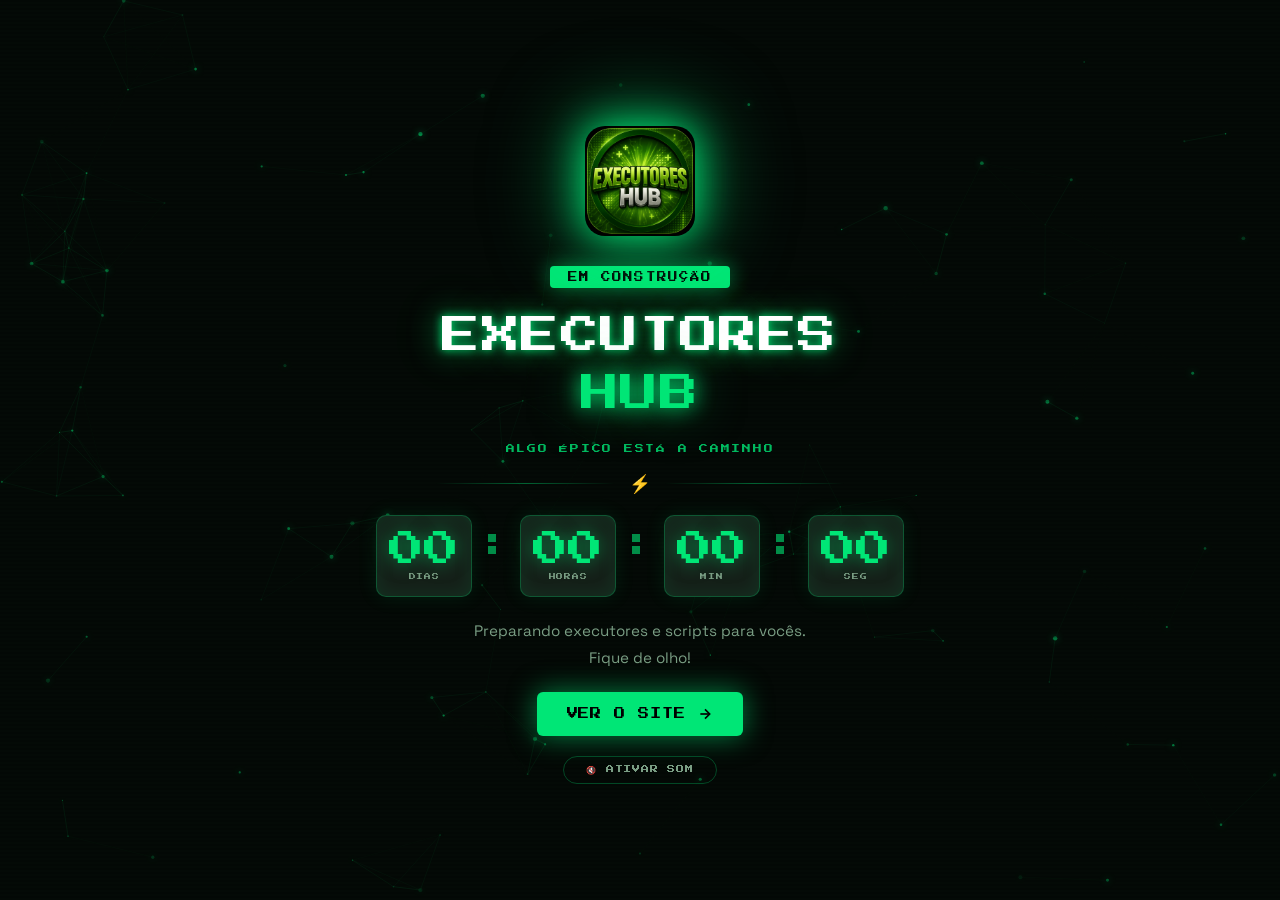
<file: index.html>
<!DOCTYPE html>
<html lang="pt-BR">
<head>
  <meta charset="UTF-8" />
  <meta name="viewport" content="width=device-width, initial-scale=1.0" />
  <title>EXECUTORES HUB</title>
  <link rel="stylesheet" href="css/theme.css" />
  <link rel="stylesheet" href="css/coming-soon.css" />
  <link href="https://fonts.googleapis.com/css2?family=Press+Start+2P&family=Space+Grotesk:wght@400;500;600;700&display=swap" rel="stylesheet" />
</head>
<body class="cs-page">

  <canvas id="particleCanvas"></canvas>

  <div class="scanlines"></div>

  <main class="cs-center">

    <div class="cs-logo-wrap">
      <img src="assets/logo.png" alt="EXECUTORES HUB" class="cs-logo" />
    </div>

    <span class="cs-em-badge">EM CONSTRUÇÃO</span>

    <h1 class="cs-title">EXECUTORES<br /><span class="cs-title-hub">HUB</span></h1>

    <p class="cs-sub">ALGO ÉPICO ESTÁ A CAMINHO</p>

    <div class="cs-divider">
      <span></span><span class="cs-div-icon">⚡</span><span></span>
    </div>

    <div class="cs-countdown" id="countdown">
      <div class="cs-block"><span id="cd-days" class="cs-num">00</span><span class="cs-lbl">DIAS</span></div>
      <span class="cs-colon">:</span>
      <div class="cs-block"><span id="cd-hours" class="cs-num">00</span><span class="cs-lbl">HORAS</span></div>
      <span class="cs-colon">:</span>
      <div class="cs-block"><span id="cd-mins" class="cs-num">00</span><span class="cs-lbl">MIN</span></div>
      <span class="cs-colon">:</span>
      <div class="cs-block"><span id="cd-secs" class="cs-num">00</span><span class="cs-lbl">SEG</span></div>
    </div>

    <p class="cs-msg">Preparando executores e scripts para vocês.<br/>Fique de olho!</p>

    <a href="hub.html" class="cs-ver-btn">
      <span>VER O SITE</span>
      <svg xmlns="http://www.w3.org/2000/svg" width="16" height="16" viewBox="0 0 24 24" fill="none" stroke="currentColor" stroke-width="2.5"><line x1="5" y1="12" x2="19" y2="12"/><polyline points="12 5 19 12 12 19"/></svg>
    </a>

    <button class="cs-sound-btn" id="csSound">🔇 ATIVAR SOM</button>

  </main>

  <audio id="bgMusic" loop preload="none">
    <source src="https://raw.githubusercontent.com/ttooeasycraft-ui/CraftShop/main/Michael%20Jackson%20-%20Billie%20Jean%20(Official%20Video)(360P).mp4" type="video/mp4" />
  </audio>

  <script src="js/particles.js"></script>
  <script src="js/countdown.js"></script>
  <script>
    (function(){
      const btn = document.getElementById('csSound');
      const audio = document.getElementById('bgMusic');
      let on = false;
      btn.addEventListener('click', function(){
        if(!on){
          audio.volume = 0.3;
          audio.play().then(()=>{
            on = true;
            btn.textContent = '🔊 DESATIVAR SOM';
            btn.classList.add('active');
          }).catch(()=>{});
        } else {
          audio.pause();
          on = false;
          btn.textContent = '🔇 ATIVAR SOM';
          btn.classList.remove('active');
        }
      });
    })();
  </script>
</body>
</html>
</file>
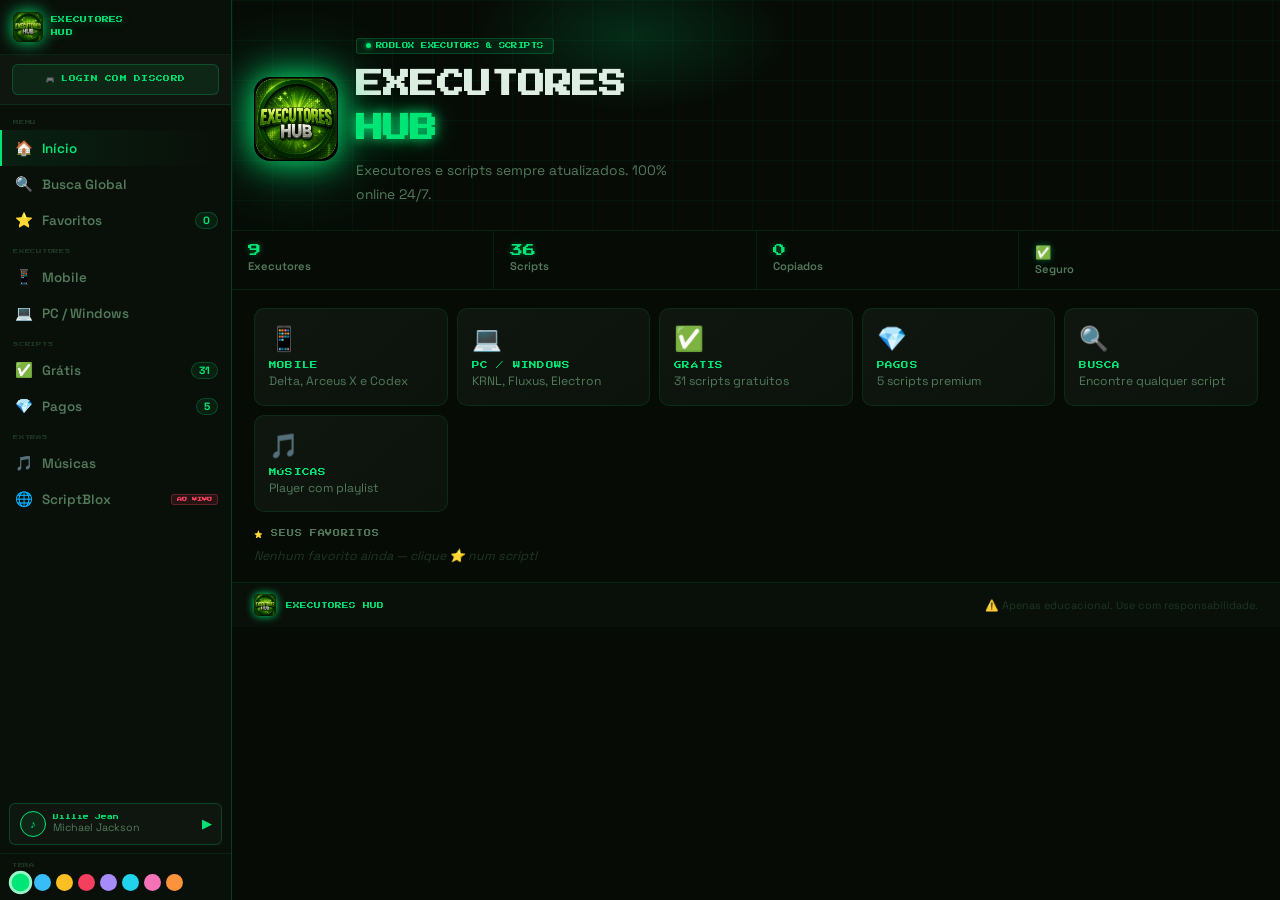
<file: hub.html>
<!DOCTYPE html>
<html lang="pt-BR">
<head>
<meta charset="UTF-8"/>
<meta name="viewport" content="width=device-width, initial-scale=1.0"/>
<meta name="theme-color" content="#00e676"/>
<meta name="description" content="Executores Hub — scripts e executores Roblox sempre atualizados"/>
<title>EXECUTORES HUB</title>
<link href="https://fonts.googleapis.com/css2?family=Press+Start+2P&family=Space+Grotesk:wght@400;500;600;700&display=swap" rel="stylesheet"/>
<style>
/* ══ ACCENT THEMES ══ */
:root{--p:#00e676;--pg:rgba(0,230,118,.4);--pd:rgba(0,230,118,.08);--pm:rgba(0,230,118,.15);
  --bg0:#060b06;--bg1:#090f09;--bg2:#0c130c;--sf1:#0f160f;--sf2:#131d13;
  --bd:rgba(0,230,118,.1);--bd2:rgba(0,230,118,.22);
  --tx:#deeee2;--tx2:#527a5a;--tx3:#1e3624;--r:10px;--r2:6px;--sp:.15s}
[data-a=blue]  {--p:#38bdf8;--pg:rgba(56,189,248,.4);--pd:rgba(56,189,248,.08);--pm:rgba(56,189,248,.15);--bg0:#050910;--bg1:#080d18;--bg2:#0c121e;--sf1:#0f1826;--sf2:#141f30;--bd:rgba(56,189,248,.1);--bd2:rgba(56,189,248,.22);--tx:#d6e9f8;--tx2:#406888;--tx3:#183050}
[data-a=yellow]{--p:#fbbf24;--pg:rgba(251,191,36,.4);--pd:rgba(251,191,36,.08);--pm:rgba(251,191,36,.15);--bg0:#090802;--bg1:#0d0c03;--bg2:#121004;--sf1:#181605;--sf2:#1e1c07;--bd:rgba(251,191,36,.1);--bd2:rgba(251,191,36,.22);--tx:#f3efd0;--tx2:#806828;--tx3:#482e04}
[data-a=red]   {--p:#f43f5e;--pg:rgba(244,63,94,.4);--pd:rgba(244,63,94,.08);--pm:rgba(244,63,94,.15);--bg0:#080203;--bg1:#0c0305;--bg2:#110408;--sf1:#16050a;--sf2:#1c060d;--bd:rgba(244,63,94,.1);--bd2:rgba(244,63,94,.22);--tx:#f3dade;--tx2:#8a3848;--tx3:#501020}
[data-a=purple]{--p:#a78bfa;--pg:rgba(167,139,250,.4);--pd:rgba(167,139,250,.08);--pm:rgba(167,139,250,.15);--bg0:#05040e;--bg1:#080716;--bg2:#0d0c1e;--sf1:#11102a;--sf2:#181636;--bd:rgba(167,139,250,.1);--bd2:rgba(167,139,250,.22);--tx:#eae8ff;--tx2:#6050a8;--tx3:#301870}
[data-a=cyan]  {--p:#22d3ee;--pg:rgba(34,211,238,.4);--pd:rgba(34,211,238,.08);--pm:rgba(34,211,238,.15);--bg0:#03080c;--bg1:#050c11;--bg2:#081216;--sf1:#0c181e;--sf2:#0f1e26;--bd:rgba(34,211,238,.1);--bd2:rgba(34,211,238,.22);--tx:#d2f2f8;--tx2:#307080;--tx3:#104050}
[data-a=pink]  {--p:#f472b6;--pg:rgba(244,114,182,.4);--pd:rgba(244,114,182,.08);--pm:rgba(244,114,182,.15);--bg0:#090508;--bg1:#0e070c;--bg2:#140a11;--sf1:#1a0c17;--sf2:#200e1c;--bd:rgba(244,114,182,.1);--bd2:rgba(244,114,182,.22);--tx:#f8e4ee;--tx2:#984070;--tx3:#581038}
[data-a=orange]{--p:#fb923c;--pg:rgba(251,146,60,.4);--pd:rgba(251,146,60,.08);--pm:rgba(251,146,60,.15);--bg0:#090502;--bg1:#0e0803;--bg2:#140b04;--sf1:#1a0f05;--sf2:#201306;--bd:rgba(251,146,60,.1);--bd2:rgba(251,146,60,.22);--tx:#f6eee0;--tx2:#905020;--tx3:#582006}

*,*::before,*::after{box-sizing:border-box;margin:0;padding:0}
::-webkit-scrollbar{width:4px;height:4px}::-webkit-scrollbar-track{background:var(--bg1)}::-webkit-scrollbar-thumb{background:var(--p);border-radius:2px}
::selection{background:var(--pm)}
body{font-family:'Space Grotesk',sans-serif;background:var(--bg0);color:var(--tx);min-height:100vh;overflow-x:hidden;transition:background .3s,color .3s}
a{color:inherit;text-decoration:none}button{cursor:pointer;font-family:inherit;border:none;background:none;color:inherit}img{display:block}
input,textarea,select{font-family:'Space Grotesk',sans-serif;color:var(--tx)}

/* ══ PROGRESS BAR ══ */
#progress{position:fixed;top:0;left:0;height:2px;background:var(--p);z-index:9999;width:0;transition:width .4s;box-shadow:0 0 8px var(--p)}

/* ══ TOAST ══ */
#toasts{position:fixed;bottom:20px;right:16px;z-index:9000;display:flex;flex-direction:column;gap:8px;pointer-events:none;max-width:280px}
.toast{padding:10px 14px;border-radius:var(--r);font-family:'Press Start 2P',monospace;font-size:.38rem;line-height:1.8;border:1px solid var(--bd2);backdrop-filter:blur(10px);animation:tin .3s ease;pointer-events:all;position:relative;letter-spacing:.03em}
.toast.ok{background:rgba(34,197,94,.15);border-color:rgba(34,197,94,.4);color:#22c55e}
.toast.err{background:rgba(244,63,94,.15);border-color:rgba(244,63,94,.4);color:#f43f5e}
.toast.info{background:rgba(56,189,248,.12);border-color:rgba(56,189,248,.35);color:#38bdf8}
.toast.warn{background:rgba(251,191,36,.12);border-color:rgba(251,191,36,.35);color:#fbbf24}
@keyframes tin{from{opacity:0;transform:translateX(20px)}to{opacity:1;transform:none}}
@keyframes tout{from{opacity:1;transform:none}to{opacity:0;transform:translateX(20px)}}

/* ══ LAYOUT ══ */
.layout{display:flex;min-height:100vh}

/* ══ SIDEBAR ══ */
.sb{width:232px;min-width:232px;background:var(--bg1);border-right:1px solid var(--bd2);position:fixed;top:0;left:0;height:100vh;z-index:300;display:flex;flex-direction:column;overflow:hidden;transition:transform .28s cubic-bezier(.4,0,.2,1)}
.sb-brand{display:flex;align-items:center;gap:8px;padding:12px 13px;border-bottom:1px solid var(--bd);flex-shrink:0}
.sb-logo{width:30px;height:30px;border-radius:7px;filter:drop-shadow(0 0 8px var(--p));flex-shrink:0;object-fit:cover}
.sb-title{font-family:'Press Start 2P',monospace;font-size:.43rem;color:var(--p);line-height:1.85;letter-spacing:.04em;text-shadow:0 0 10px var(--pg)}
.sb-user{padding:9px 12px;background:var(--sf1);border-bottom:1px solid var(--bd);flex-shrink:0}
.sb-login-btn{width:100%;display:flex;align-items:center;justify-content:center;gap:7px;font-family:'Press Start 2P',monospace;font-size:.42rem;letter-spacing:.04em;color:var(--p);border:1.5px solid var(--bd2);border-radius:var(--r2);padding:10px;background:var(--pd);transition:all var(--sp)}
.sb-login-btn:hover{background:var(--pm);box-shadow:0 0 14px var(--pg);border-color:var(--p)}
.sb-user-row{display:none;align-items:center;gap:9px}
.sb-ava{width:34px;height:34px;border-radius:50%;border:2px solid var(--bd2);background:var(--bg2);display:flex;align-items:center;justify-content:center;font-size:1rem;flex-shrink:0;overflow:hidden}
.sb-ava img{width:100%;height:100%;object-fit:cover;border-radius:50%}
.sb-uname{font-size:.82rem;font-weight:700;white-space:nowrap;overflow:hidden;text-overflow:ellipsis;flex:1;min-width:0}
.sb-badge{font-family:'Press Start 2P',monospace;font-size:.34rem;padding:2px 5px;border-radius:3px;white-space:nowrap;flex-shrink:0}
.sb-badge.owner{background:linear-gradient(90deg,#fbbf24,#f59e0b);color:#000}
.sb-badge.admin{background:#f43f5e;color:#fff}
.sb-badge.mod{background:#6366f1;color:#fff}
.sb-badge.vip{background:linear-gradient(90deg,#a78bfa,#7c3aed);color:#fff}
.sb-badge.member{background:var(--bg0);color:var(--tx2);border:1px solid var(--bd2)}
.sb-logout{font-size:.72rem;color:var(--tx2);padding:5px 12px;transition:color var(--sp);display:none;width:100%;text-align:center;margin-top:4px}
.sb-logout:hover{color:#f43f5e}
.sb-nav{flex:1;overflow-y:auto;padding:4px 0}
.sb-nav::-webkit-scrollbar{width:2px}
.sb-sec{font-family:'Press Start 2P',monospace;font-size:.34rem;color:var(--tx3);letter-spacing:.14em;padding:10px 13px 3px;text-transform:uppercase}
.sb-item{display:flex;align-items:center;gap:9px;padding:9px 13px;color:var(--tx2);font-size:.84rem;font-weight:600;cursor:pointer;transition:all var(--sp);border-left:2.5px solid transparent}
.sb-item .ico{font-size:.9rem;width:18px;text-align:center;flex-shrink:0}
.sb-item:hover{color:var(--tx);background:linear-gradient(90deg,var(--pd),transparent)}
.sb-item.act{color:var(--p);background:linear-gradient(90deg,var(--pd),transparent);border-left-color:var(--p)}
.sb-cnt{margin-left:auto;font-size:.66rem;font-weight:700;color:var(--p);background:var(--pd);border:1px solid var(--bd2);border-radius:20px;padding:1px 7px;min-width:22px;text-align:center}
.sb-new{margin-left:auto;font-family:'Press Start 2P',monospace;font-size:.32rem;color:#f43f5e;background:rgba(244,63,94,.12);border:1px solid rgba(244,63,94,.3);border-radius:3px;padding:2px 5px;animation:blink 1.5s ease-in-out infinite}
@keyframes blink{0%,100%{opacity:1}50%{opacity:.3}}
/* music mini */
.sb-music{display:flex;align-items:center;gap:7px;padding:7px 10px;margin:0 9px 8px;background:var(--sf1);border:1px solid var(--bd2);border-radius:var(--r2);cursor:pointer;transition:all var(--sp);flex-shrink:0}
.sb-music:hover{box-shadow:0 0 12px var(--pd);border-color:var(--p)}
.sb-music.playing{border-color:var(--p);box-shadow:0 0 16px var(--pg)}
.m-disc{width:26px;height:26px;border-radius:50%;background:var(--pd);border:1.5px solid var(--p);display:flex;align-items:center;justify-content:center;font-size:.7rem;color:var(--p);flex-shrink:0;transition:background .25s}
.m-disc.spin{animation:dspin 2s linear infinite}
@keyframes dspin{to{transform:rotate(360deg)}}
.m-info{flex:1;min-width:0}
.m-song{font-family:'Press Start 2P',monospace;font-size:.36rem;color:var(--p);white-space:nowrap;overflow:hidden;text-overflow:ellipsis}
.m-sub{font-size:.67rem;color:var(--tx2)}
.m-play{font-size:.75rem;color:var(--p);font-weight:900;flex-shrink:0}
/* theme dots */
.sb-theme{padding:9px 12px;border-top:1px solid var(--bd);flex-shrink:0}
.sb-theme-lbl{font-family:'Press Start 2P',monospace;font-size:.33rem;color:var(--tx3);letter-spacing:.12em;margin-bottom:6px}
.dots{display:flex;gap:5px;flex-wrap:wrap}
.dot{width:17px;height:17px;border-radius:50%;cursor:pointer;border:2px solid transparent;transition:all var(--sp)}
.dot:hover,.dot.on{transform:scale(1.38);border-color:rgba(255,255,255,.6)}
.d0{background:#00e676}.d1{background:#38bdf8}.d2{background:#fbbf24}.d3{background:#f43f5e}.d4{background:#a78bfa}.d5{background:#22d3ee}.d6{background:#f472b6}.d7{background:#fb923c}
/* mobile */
.sb-overlay{position:fixed;inset:0;background:rgba(0,0,0,.75);backdrop-filter:blur(3px);z-index:299;display:none}
.sb-overlay.on{display:block}
.ham{display:none;position:fixed;top:12px;left:12px;z-index:400;width:38px;height:38px;background:var(--sf1);border:1.5px solid var(--bd2);border-radius:8px;flex-direction:column;align-items:center;justify-content:center;gap:4px}
.ham span{width:16px;height:2px;background:var(--p);border-radius:2px;display:block}

/* ══ ANN BAR ══ */
#annBar{position:sticky;top:0;z-index:100;display:none;align-items:center;gap:10px;padding:9px 20px;background:linear-gradient(90deg,rgba(244,63,94,.14),rgba(244,63,94,.06));border-bottom:1px solid rgba(244,63,94,.3);font-size:.84rem}
#annBar.show{display:flex}
#annClose{color:var(--tx2);padding:2px 8px;transition:color var(--sp)}
#annClose:hover{color:#f43f5e}

/* ══ CONTENT ══ */
.content{margin-left:232px;flex:1;min-height:100vh;display:flex;flex-direction:column}
.page{display:none;flex-direction:column;flex:1}
.page.on{display:flex;animation:fup .22s ease}
@keyframes fup{from{opacity:0;transform:translateY(8px)}to{opacity:1;transform:none}}
.topbar{display:flex;align-items:center;gap:10px;padding:13px 22px;border-bottom:1px solid var(--bd);background:var(--bg1);flex-shrink:0;position:sticky;top:0;z-index:50}
.tb-icon{font-size:1.1rem}
.tb-title{font-family:'Press Start 2P',monospace;font-size:.58rem;color:var(--tx);letter-spacing:.04em}
.tb-pill{margin-left:auto;font-family:'Press Start 2P',monospace;font-size:.38rem;color:var(--p);background:var(--pd);border:1px solid var(--bd2);padding:4px 9px;border-radius:20px;white-space:nowrap}
.tb-actions{display:flex;align-items:center;gap:6px;margin-left:auto}

/* ══ HOME ══ */
.home-hero{position:relative;padding:32px 22px 24px;border-bottom:1px solid var(--bd);overflow:hidden}
.hgrid{position:absolute;inset:0;background-image:linear-gradient(var(--bd) 1px,transparent 1px),linear-gradient(90deg,var(--bd) 1px,transparent 1px);background-size:40px 40px;opacity:.45;pointer-events:none}
.hglow{position:absolute;top:-40px;left:38%;transform:translateX(-50%);width:320px;height:150px;background:radial-gradient(ellipse,var(--pm) 0%,transparent 70%);pointer-events:none;transition:background .3s}
.hinner{position:relative;z-index:2;display:flex;align-items:center;gap:18px;flex-wrap:wrap}
.h-logo{width:84px;height:84px;flex-shrink:0;border-radius:16px;filter:drop-shadow(0 0 16px var(--p)) drop-shadow(0 0 34px var(--pg));animation:lfloat 3.5s ease-in-out infinite;transition:filter .3s;object-fit:cover}
@keyframes lfloat{0%,100%{transform:translateY(0)}50%{transform:translateY(-8px)}}
.h-pill{display:inline-flex;align-items:center;gap:5px;font-family:'Press Start 2P',monospace;font-size:.4rem;color:var(--p);border:1px solid var(--bd2);background:var(--pd);padding:4px 9px;border-radius:3px;letter-spacing:.07em;margin-bottom:9px}
.h-pill::before{content:'';width:5px;height:5px;border-radius:50%;background:var(--p);box-shadow:0 0 5px var(--p);animation:blink 1.5s ease-in-out infinite}
.h-title{font-family:'Press Start 2P',monospace;font-size:clamp(.85rem,2.8vw,1.7rem);line-height:1.65;margin-bottom:7px}
.h-title .acc{color:var(--p);text-shadow:0 0 12px var(--p),0 0 30px var(--pg)}
.h-sub{font-size:.86rem;color:var(--tx2);line-height:1.7;max-width:340px}
/* stats */
.home-stats{display:flex;flex-wrap:wrap;border-bottom:1px solid var(--bd)}
.st{flex:1;min-width:70px;padding:13px 16px;display:flex;flex-direction:column;gap:2px;border-right:1px solid var(--bd);transition:background var(--sp)}
.st:last-child{border-right:none}.st:hover{background:var(--pd)}
.st-n{font-family:'Press Start 2P',monospace;font-size:.82rem;color:var(--p);text-shadow:0 0 6px var(--pg)}
.st-l{font-size:.7rem;color:var(--tx2);font-weight:600}
/* home nav */
.home-nav{display:grid;grid-template-columns:repeat(auto-fill,minmax(180px,1fr));gap:9px;padding:18px 22px}
.hnc{background:linear-gradient(140deg,var(--sf1),var(--bg2));border:1px solid var(--bd);border-radius:var(--r);padding:14px;cursor:pointer;transition:all var(--sp);position:relative;overflow:hidden}
.hnc::before{content:'';position:absolute;top:0;left:0;right:0;height:2px;background:linear-gradient(90deg,transparent,var(--p),transparent);opacity:0;transition:opacity var(--sp)}
.hnc:hover::before{opacity:1}
.hnc:hover{border-color:var(--bd2);transform:translateY(-3px);box-shadow:0 8px 22px rgba(0,0,0,.5),0 0 14px var(--pd)}
.hnc-i{font-size:1.5rem;margin-bottom:7px}
.hnc-t{font-family:'Press Start 2P',monospace;font-size:.47rem;color:var(--p);letter-spacing:.03em;margin-bottom:4px}
.hnc-d{font-size:.76rem;color:var(--tx2);line-height:1.45}
/* featured script on home */
.home-feat{padding:0 22px 18px}
.feat-card{background:linear-gradient(135deg,var(--sf2),var(--bg2));border:1.5px solid var(--p);border-radius:var(--r);padding:16px;display:flex;align-items:center;gap:14px;cursor:pointer;transition:all var(--sp);position:relative;overflow:hidden;box-shadow:0 0 20px var(--pd)}
.feat-card:hover{box-shadow:0 0 35px var(--pg);transform:translateY(-2px)}
.feat-badge{position:absolute;top:10px;right:10px;font-family:'Press Start 2P',monospace;font-size:.36rem;background:var(--p);color:#000;padding:3px 8px;border-radius:3px;letter-spacing:.05em}
.feat-ico{font-size:2rem;flex-shrink:0}
.feat-name{font-family:'Press Start 2P',monospace;font-size:.65rem;color:var(--p);margin-bottom:4px}
.feat-sub{font-size:.8rem;color:var(--tx2)}
/* favorites strip */
.fav-strip{padding:0 22px 18px}
.fav-strip-title{font-family:'Press Start 2P',monospace;font-size:.44rem;color:var(--tx2);letter-spacing:.1em;margin-bottom:9px;display:flex;align-items:center;gap:8px}
.fav-list{display:flex;gap:7px;flex-wrap:wrap}
.fav-chip{background:var(--sf1);border:1px solid var(--bd2);border-radius:40px;padding:5px 13px;font-size:.78rem;font-weight:600;color:var(--tx);cursor:pointer;transition:all var(--sp)}
.fav-chip:hover{border-color:var(--p);color:var(--p);background:var(--pd)}
.fav-empty{font-size:.78rem;color:var(--tx3);font-style:italic}
/* footer */
.hub-footer{padding:11px 22px;border-top:1px solid var(--bd);background:var(--bg1);display:flex;align-items:center;gap:10px;flex-wrap:wrap;flex-shrink:0}
.f-logo{width:22px;height:22px;border-radius:5px;filter:drop-shadow(0 0 4px var(--p));flex-shrink:0;object-fit:cover}
.f-name{font-family:'Press Start 2P',monospace;font-size:.42rem;color:var(--p)}
.f-warn{margin-left:auto;font-size:.68rem;color:var(--tx3)}

/* ══ EXECUTORS ══ */
.exec-wrap{padding:22px;flex:1}
.exec-grid{display:grid;grid-template-columns:repeat(auto-fill,minmax(220px,1fr));gap:11px}
.ec{background:linear-gradient(145deg,var(--sf1),var(--bg2));border:1px solid var(--bd);border-radius:var(--r);padding:15px;display:flex;flex-direction:column;gap:9px;position:relative;overflow:hidden;transition:all var(--sp)}
.ec::after{content:'';position:absolute;inset:0;background:linear-gradient(135deg,var(--pm) 0%,transparent 55%);opacity:0;transition:opacity var(--sp);pointer-events:none}
.ec:hover{border-color:var(--bd2);transform:translateY(-4px);box-shadow:0 10px 28px rgba(0,0,0,.5),0 0 18px var(--pd)}
.ec:hover::after{opacity:1}
.ec-row{display:flex;align-items:center;gap:9px}
/* 42px icon next to name */
.ec-icon{width:42px;height:42px;flex-shrink:0;border-radius:9px;background:var(--bg0);border:1.5px solid var(--bd2);overflow:hidden;display:flex;align-items:center;justify-content:center;font-size:1.3rem;color:var(--tx3);transition:border-color var(--sp)}
.ec-icon img{width:100%;height:100%;object-fit:contain;border-radius:8px}
.ec:hover .ec-icon{border-color:var(--p)}
.ec-meta{flex:1;min-width:0}
.ec-name{font-family:'Press Start 2P',monospace;font-size:.54rem;color:var(--tx);line-height:1.55;transition:color var(--sp);word-break:break-word}
.ec:hover .ec-name{color:var(--p)}
.live{font-family:'Press Start 2P',monospace;font-size:.34rem;background:#15803d;color:#fff;padding:3px 5px;border-radius:3px;white-space:nowrap;flex-shrink:0;box-shadow:0 0 8px rgba(34,197,94,.5);animation:lp 2s ease-in-out infinite}
@keyframes lp{0%,100%{box-shadow:0 0 8px rgba(34,197,94,.6)}50%{box-shadow:0 0 2px rgba(34,197,94,.2)}}
.ec-info{font-size:.76rem;color:var(--tx2)}
.ec-tags{display:flex;gap:4px;flex-wrap:wrap}
.ec-tags span{font-size:.66rem;font-weight:600;background:var(--bg0);border:1px solid var(--bd2);border-radius:3px;padding:2px 6px;color:var(--tx2)}
.ec-tags .tpaid{border-color:rgba(251,191,36,.4);color:#fbbf24}
.ec-dl{display:flex;align-items:center;justify-content:center;background:var(--p);color:#000;font-family:'Press Start 2P',monospace;font-size:.48rem;letter-spacing:.04em;padding:10px;border-radius:var(--r2);box-shadow:0 0 10px var(--pg);transition:all var(--sp);font-weight:900;margin-top:2px}
.ec-dl:hover{box-shadow:0 0 24px var(--pg);filter:brightness(1.1)}
.no-exec{padding:40px;text-align:center;color:var(--tx2);font-size:.88rem}
.exec-loading{padding:30px;text-align:center;color:var(--tx2);display:flex;flex-direction:column;align-items:center;gap:10px}
.spin-ico{font-size:1.8rem;animation:dspin 1.2s linear infinite;display:block}

/* ══ SCRIPTS ══ */
.scripts-wrap{padding:22px;display:flex;flex-direction:column;gap:11px;flex:1}
.s-toolbar{display:flex;align-items:center;gap:8px;flex-wrap:wrap}
.s-search{display:flex;align-items:center;background:var(--sf1);border:1.5px solid var(--bd);border-radius:40px;transition:border-color var(--sp),box-shadow var(--sp);overflow:hidden;flex:1;min-width:150px}
.s-search:focus-within{border-color:var(--p);box-shadow:0 0 10px var(--pd)}
.s-search svg{color:var(--tx2);margin-left:12px;flex-shrink:0}
.s-search input{flex:1;padding:9px 11px;background:none;border:none;outline:none;font-size:.86rem;color:var(--tx)}
.s-search input::placeholder{color:var(--tx2)}
.s-clear{padding:7px 11px;color:var(--tx2);transition:color var(--sp)}
.s-clear:hover{color:var(--p)}
.s-filter{background:var(--sf1);border:1.5px solid var(--bd);border-radius:var(--r2);padding:8px 10px;font-size:.8rem;color:var(--tx);outline:none;transition:border-color var(--sp)}
.s-filter:focus{border-color:var(--p)}
.view-btn{background:var(--sf1);border:1.5px solid var(--bd);border-radius:var(--r2);padding:7px 11px;font-size:.85rem;transition:all var(--sp);color:var(--tx2)}
.view-btn:hover,.view-btn.on{border-color:var(--p);color:var(--p);background:var(--pd)}
.sg{display:grid;grid-template-columns:repeat(auto-fill,minmax(148px,1fr));gap:8px}
.sg.list-v{grid-template-columns:1fr}
.sc{background:linear-gradient(145deg,var(--sf1),var(--bg2));border:1px solid var(--bd);border-radius:var(--r);padding:12px;cursor:pointer;display:flex;flex-direction:column;gap:5px;position:relative;overflow:hidden;transition:all var(--sp)}
.sg.list-v .sc{flex-direction:row;align-items:center;gap:12px;padding:10px 14px}
.sg.list-v .sc-n{flex:1}
.sg.list-v .sc-g{width:80px;text-align:right}
.sc::before{content:'';position:absolute;bottom:0;left:0;height:2px;width:100%;background:var(--p);transform:scaleX(0);transform-origin:left;transition:transform var(--sp)}
.sc:hover::before,.sc.faved::before{transform:scaleX(1)}
.sc:hover{border-color:var(--bd2);transform:translateY(-2px);box-shadow:0 5px 16px rgba(0,0,0,.4),0 0 10px var(--pd)}
.sc-i{font-size:1.05rem}
.sc-n{font-size:.8rem;font-weight:700;color:var(--tx);line-height:1.3}
.sc:hover .sc-n{color:var(--p)}
.sc-g{font-size:.66rem;color:var(--tx2);font-weight:600;letter-spacing:.02em;text-transform:uppercase}
.sbadge{font-family:'Press Start 2P',monospace;font-size:.34rem;padding:2px 5px;border-radius:3px;width:fit-content;margin-top:2px}
.sbadge.free{color:#22c55e;background:rgba(34,197,94,.1);border:1px solid rgba(34,197,94,.3)}
.sbadge.paid{color:#fbbf24;background:rgba(251,191,36,.1);border:1px solid rgba(251,191,36,.3)}
.snew{font-family:'Press Start 2P',monospace;font-size:.3rem;padding:2px 5px;border-radius:3px;color:#f43f5e;background:rgba(244,63,94,.12);border:1px solid rgba(244,63,94,.3);margin-top:2px;animation:blink 1.5s ease-in-out infinite;width:fit-content}
.sc-fav{position:absolute;top:6px;right:6px;font-size:.78rem;opacity:.3;transition:opacity var(--sp)}
.sc:hover .sc-fav,.sc.faved .sc-fav{opacity:1}
.sc.faved .sc-fav{color:#fbbf24}
.no-res{text-align:center;padding:38px;color:var(--tx2);font-size:.86rem}

/* ══ FAVORITES ══ */
.fav-wrap{padding:22px;flex:1}
.fav-grid-msg{padding:60px;text-align:center;color:var(--tx2)}
.fav-grid-msg span{font-size:2rem;display:block;margin-bottom:10px}

/* ══ MUSIC ══ */
.music-wrap{padding:22px;display:flex;flex-direction:column;gap:14px;flex:1;max-width:680px}
.music-player{background:linear-gradient(135deg,var(--sf1),var(--bg2));border:1px solid var(--bd2);border-radius:var(--r);padding:22px;text-align:center;display:flex;flex-direction:column;align-items:center;gap:14px}
.mp-art{width:110px;height:110px;border-radius:50%;background:var(--pd);border:3px solid var(--p);display:flex;align-items:center;justify-content:center;font-size:2.4rem;box-shadow:0 0 24px var(--pg)}
.mp-art.spin{animation:dspin 3s linear infinite}
.mp-song{font-family:'Press Start 2P',monospace;font-size:.58rem;color:var(--p);margin-bottom:4px}
.mp-artist{font-size:.8rem;color:var(--tx2)}
.mp-controls{display:flex;align-items:center;gap:12px}
.mp-btn{font-size:1.25rem;color:var(--tx2);transition:all var(--sp);padding:5px}
.mp-btn:hover{color:var(--p);transform:scale(1.1)}
.mp-btn.main{font-size:1.75rem;color:var(--p);background:var(--pd);border:2px solid var(--p);border-radius:50%;width:48px;height:48px;display:flex;align-items:center;justify-content:center;box-shadow:0 0 12px var(--pg)}
.mp-btn.main:hover{box-shadow:0 0 26px var(--pg)}
.mp-btn.active{color:var(--p)}
.mp-vol{display:flex;align-items:center;gap:7px;width:100%;max-width:200px}
.mp-vol input[type=range]{flex:1;accent-color:var(--p);height:4px}
/* playlist */
.playlist-section{background:var(--sf1);border:1px solid var(--bd);border-radius:var(--r);overflow:hidden}
.pl-head{display:flex;align-items:center;justify-content:space-between;padding:11px 15px;border-bottom:1px solid var(--bd)}
.pl-title{font-family:'Press Start 2P',monospace;font-size:.48rem;color:var(--p)}
.pl-list{max-height:250px;overflow-y:auto;padding:5px 0}
.pl-item{display:flex;align-items:center;gap:9px;padding:8px 15px;cursor:pointer;transition:background var(--sp)}
.pl-item:hover,.pl-item.now{background:var(--pd)}
.pl-item.now .pl-name{color:var(--p)}
.pl-num{font-family:'Press Start 2P',monospace;font-size:.36rem;color:var(--tx3);width:17px;text-align:center;flex-shrink:0}
.pl-item.now .pl-num{color:var(--p)}
.pl-name{font-size:.82rem;font-weight:600;flex:1;min-width:0;white-space:nowrap;overflow:hidden;text-overflow:ellipsis}
.pl-del{color:var(--tx2);padding:3px 6px;border-radius:4px;opacity:0;transition:all var(--sp)}
.pl-item:hover .pl-del{opacity:1}
.pl-del:hover{color:#f43f5e}
.pl-add{padding:9px 15px;border-top:1px solid var(--bd);display:flex;gap:7px}
.pl-inp{flex:1;background:var(--bg2);border:1.5px solid var(--bd);border-radius:var(--r2);padding:7px 10px;font-size:.8rem;color:var(--tx);outline:none;transition:border-color var(--sp)}
.pl-inp:focus{border-color:var(--p)}
.pl-add-btn{font-family:'Press Start 2P',monospace;font-size:.42rem;color:var(--p);background:var(--pd);border:1.5px solid var(--bd2);border-radius:var(--r2);padding:7px 11px;transition:all var(--sp);white-space:nowrap}
.pl-add-btn:hover{background:var(--pm);border-color:var(--p)}
/* file upload for music */
.pl-file-row{padding:0 15px 10px;display:flex;gap:7px;align-items:center}
.file-btn{font-family:'Press Start 2P',monospace;font-size:.4rem;color:var(--tx2);background:var(--bg2);border:1.5px solid var(--bd);border-radius:var(--r2);padding:7px 11px;transition:all var(--sp);display:flex;align-items:center;gap:6px}
.file-btn:hover{border-color:var(--p);color:var(--p)}
.file-btn-label{font-size:.76rem;color:var(--tx2)}

/* ══ SEARCH ══ */
.search-wrap{padding:22px;flex:1;display:flex;flex-direction:column;gap:13px}
.gs-big{display:flex;align-items:center;background:var(--sf1);border:2px solid var(--bd2);border-radius:40px;transition:all var(--sp);overflow:hidden}
.gs-big:focus-within{border-color:var(--p);box-shadow:0 0 16px var(--pd)}
.gs-big svg{color:var(--p);margin-left:15px;flex-shrink:0}
.gs-big input{flex:1;padding:13px 13px;background:none;border:none;outline:none;font-size:.98rem;color:var(--tx)}
.gs-big input::placeholder{color:var(--tx2)}
.gs-info{color:var(--tx2);font-size:.84rem}

/* ══ MODAL ══ */
.modal-bg{position:fixed;inset:0;background:rgba(0,0,0,.9);backdrop-filter:blur(8px);z-index:600;display:flex;align-items:center;justify-content:center;padding:12px;opacity:0;pointer-events:none;transition:opacity .18s}
.modal-bg.on{opacity:1;pointer-events:all}
.modal{background:var(--sf1);border:1.5px solid var(--p);border-radius:var(--r);box-shadow:0 0 50px var(--pg),0 24px 60px rgba(0,0,0,.95);width:100%;max-width:540px;max-height:90vh;display:flex;flex-direction:column;overflow:hidden;animation:mpop .2s ease}
@keyframes mpop{from{transform:scale(.93) translateY(14px);opacity:0}to{transform:none;opacity:1}}
.m-head{display:flex;align-items:center;justify-content:space-between;padding:13px 16px;background:var(--bg2);border-bottom:1px solid var(--bd);flex-shrink:0}
.mhl{display:flex;align-items:center;gap:9px}
.m-ico{font-size:1.5rem}
.m-name{font-family:'Press Start 2P',monospace;font-size:.58rem;color:var(--p);text-shadow:0 0 7px var(--pg)}
.m-meta{display:flex;gap:5px;margin-top:3px;align-items:center;flex-wrap:wrap}
.m-tag{font-size:.68rem;font-weight:600;color:var(--tx2);background:var(--bg0);border:1px solid var(--bd);padding:2px 6px;border-radius:3px}
.m-pr{font-family:'Press Start 2P',monospace;font-size:.36rem;padding:2px 6px;border-radius:3px}
.m-pr.free{color:#22c55e;background:rgba(34,197,94,.1);border:1px solid rgba(34,197,94,.3)}
.m-pr.paid{color:#fbbf24;background:rgba(251,191,36,.1);border:1px solid rgba(251,191,36,.3)}
.m-close{color:var(--tx2);width:26px;height:26px;border-radius:50%;display:flex;align-items:center;justify-content:center;transition:all var(--sp);font-size:.88rem}
.m-close:hover{color:#f43f5e;background:rgba(244,63,94,.12)}
.m-body{padding:15px;display:flex;flex-direction:column;gap:10px;overflow-y:auto}
.clabel{font-family:'Press Start 2P',monospace;font-size:.4rem;color:var(--tx2);letter-spacing:.07em}
.cbox{background:#020504;border:1px solid var(--bd2);border-radius:var(--r2);padding:11px;font-family:'Courier New',monospace;font-size:.76rem;color:#6dff96;word-break:break-all;white-space:pre-wrap;line-height:1.85;max-height:150px;overflow-y:auto;user-select:all}
.m-btns{display:flex;gap:8px;flex-wrap:wrap}
.cbtn{display:flex;align-items:center;justify-content:center;gap:6px;background:var(--p);color:#000;border-radius:var(--r2);padding:10px 16px;font-family:'Press Start 2P',monospace;font-size:.52rem;letter-spacing:.04em;box-shadow:0 0 10px var(--pg);transition:all var(--sp);font-weight:900;flex:1}
.cbtn:hover{box-shadow:0 0 22px var(--pg);transform:translateY(-1px)}
.cbtn.ok{background:#22c55e;box-shadow:0 0 12px rgba(34,197,94,.5)}
.cbtn.share{background:var(--sf2);color:var(--p);border:1.5px solid var(--bd2);box-shadow:none}
.cbtn.share:hover{border-color:var(--p);box-shadow:0 0 10px var(--pd)}
.m-fav-btn{display:flex;align-items:center;justify-content:center;gap:6px;background:var(--sf2);border:1.5px solid var(--bd2);color:var(--tx2);border-radius:var(--r2);padding:9px;font-size:.8rem;font-weight:600;transition:all var(--sp)}
.m-fav-btn:hover,.m-fav-btn.on{border-color:rgba(251,191,36,.5);color:#fbbf24;background:rgba(251,191,36,.08)}
.m-steps{list-style:none;counter-reset:st;display:grid;grid-template-columns:repeat(auto-fill,minmax(110px,1fr));gap:5px}
.m-steps li{counter-increment:st;background:var(--bg2);border:1px solid var(--bd);border-radius:var(--r2);padding:8px 8px 8px 30px;font-size:.74rem;color:var(--tx2);position:relative;line-height:1.5}
.m-steps li::before{content:counter(st);position:absolute;left:7px;top:50%;transform:translateY(-50%);font-family:'Press Start 2P',monospace;font-size:.38rem;width:16px;height:16px;background:var(--pd);border:1px solid var(--p);border-radius:50%;display:flex;align-items:center;justify-content:center;color:var(--p)}

/* ══ ADMIN ══ */
.adm-wrap{padding:22px;display:flex;flex-direction:column;gap:14px;flex:1;overflow-y:auto}
.adm-banner{background:linear-gradient(135deg,var(--sf1),var(--sf2));border:1.5px solid var(--p);border-radius:var(--r);padding:16px;display:flex;align-items:center;gap:13px;flex-wrap:wrap;box-shadow:0 0 24px var(--pd)}
.adm-crown{font-size:1.8rem}
.adm-ttl{font-family:'Press Start 2P',monospace;font-size:.6rem;color:var(--p);margin-bottom:4px}
.adm-sub{font-size:.82rem;color:var(--tx2)}
.adm-sub strong{color:var(--p)}
/* quick stats */
.adm-stats{display:grid;grid-template-columns:repeat(3,1fr);gap:8px}
.adm-stat{background:var(--sf1);border:1px solid var(--bd);border-radius:var(--r2);padding:12px;text-align:center}
.adm-stat-n{font-family:'Press Start 2P',monospace;font-size:.78rem;color:var(--p);text-shadow:0 0 6px var(--pg);display:block;margin-bottom:4px}
.adm-stat-l{font-size:.72rem;color:var(--tx2)}
.card{background:var(--sf1);border:1px solid var(--bd);border-radius:var(--r);overflow:hidden}
.card-head{display:flex;align-items:center;justify-content:space-between;padding:11px 15px;border-bottom:1px solid var(--bd);background:var(--bg2)}
.card-title{font-family:'Press Start 2P',monospace;font-size:.5rem;color:var(--p);letter-spacing:.03em}
.card-body{padding:13px 15px;display:flex;flex-direction:column;gap:8px}
.roles-legend{display:flex;gap:5px;flex-wrap:wrap}
.rl{font-family:'Press Start 2P',monospace;font-size:.33rem;padding:3px 7px;border-radius:3px}
.rl.owner{background:linear-gradient(90deg,#fbbf24,#f59e0b);color:#000}
.rl.admin{background:#f43f5e;color:#fff}
.rl.mod{background:#6366f1;color:#fff}
.rl.vip{background:#a78bfa;color:#fff}
.rl.member{background:var(--bg0);color:var(--tx2);border:1px solid var(--bd2)}
/* whitelist items */
.wl-item{display:flex;align-items:center;gap:7px;padding:8px 10px;background:var(--bg2);border:1px solid var(--bd);border-radius:var(--r2);transition:border-color var(--sp)}
.wl-item:hover{border-color:var(--bd2)}
.wl-ava{width:30px;height:30px;border-radius:50%;background:var(--pd);border:1.5px solid var(--bd2);display:flex;align-items:center;justify-content:center;font-size:.85rem;flex-shrink:0;overflow:hidden}
.wl-ava img{width:100%;height:100%;object-fit:cover;border-radius:50%}
.wl-info{flex:1;min-width:0}
.wl-name{font-size:.8rem;font-weight:700;white-space:nowrap;overflow:hidden;text-overflow:ellipsis}
.wl-id{font-size:.68rem;color:var(--tx2);font-family:'Courier New',monospace}
.wl-rb{font-family:'Press Start 2P',monospace;font-size:.33rem;padding:2px 5px;border-radius:3px;flex-shrink:0}
.wl-rb.owner{background:linear-gradient(90deg,#fbbf24,#f59e0b);color:#000}
.wl-rb.admin{background:#f43f5e;color:#fff}
.wl-rb.mod{background:#6366f1;color:#fff}
.wl-rb.vip{background:#a78bfa;color:#fff}
.wl-rb.member{background:var(--bg0);color:var(--tx2);border:1px solid var(--bd2)}
.wl-del{color:rgba(244,63,94,.5);padding:3px 6px;border-radius:4px;font-size:.8rem;transition:all var(--sp)}
.wl-del:hover{color:#f43f5e;background:rgba(244,63,94,.1)}
/* form elements */
.f-row{display:flex;gap:7px;flex-wrap:wrap;align-items:flex-start}
.f-inp{background:var(--bg2);border:1.5px solid var(--bd);border-radius:var(--r2);padding:8px 10px;font-size:.82rem;color:var(--tx);outline:none;transition:border-color var(--sp),box-shadow var(--sp)}
.f-inp:focus{border-color:var(--p);box-shadow:0 0 7px var(--pd)}
.f-inp::placeholder{color:var(--tx2)}
.f-inp.grow{flex:1;min-width:110px}
.f-inp.code{font-family:'Courier New',monospace;font-size:.76rem;resize:vertical;min-height:70px;width:100%}
.f-sel{background:var(--bg2);border:1.5px solid var(--bd);border-radius:var(--r2);padding:8px 9px;font-size:.8rem;color:var(--tx);outline:none;transition:border-color var(--sp)}
.f-sel:focus{border-color:var(--p)}
/* exec editor */
.exec-ed-row{display:flex;align-items:center;gap:7px;padding:7px 9px;background:var(--bg2);border:1px solid var(--bd);border-radius:var(--r2);flex-wrap:wrap;margin-bottom:4px}
.exec-ed-name{font-family:'Press Start 2P',monospace;font-size:.44rem;color:var(--tx);min-width:90px;flex-shrink:0}
.exec-ed-plat{font-size:.7rem;flex-shrink:0}
.exec-ed-link{flex:1;min-width:140px;background:var(--bg0);border:1.5px solid var(--bd);border-radius:var(--r2);padding:6px 8px;font-size:.76rem;color:var(--tx);outline:none;font-family:'Courier New',monospace;transition:border-color var(--sp)}
.exec-ed-link:focus{border-color:var(--p)}
.exec-ed-del{font-size:.8rem;color:rgba(244,63,94,.6);padding:4px 8px;border-radius:4px;transition:all var(--sp);flex-shrink:0}
.exec-ed-del:hover{color:#f43f5e;background:rgba(244,63,94,.12)}
/* script cs items */
.cs-item{display:flex;align-items:center;gap:8px;padding:8px 10px;background:var(--bg2);border:1px solid var(--bd);border-radius:var(--r2);margin-bottom:5px;transition:border-color var(--sp)}
.cs-item:hover{border-color:var(--bd2)}
.cs-del{flex-shrink:0;background:rgba(244,63,94,.15);color:#f43f5e;border:1.5px solid rgba(244,63,94,.4);border-radius:5px;padding:5px 11px;font-family:'Press Start 2P',monospace;font-size:.38rem;cursor:pointer;transition:all var(--sp)}
.cs-del:hover{background:rgba(244,63,94,.3)}
.cs-edit{flex-shrink:0;background:var(--pd);color:var(--p);border:1.5px solid var(--bd2);border-radius:5px;padding:5px 11px;font-family:'Press Start 2P',monospace;font-size:.38rem;cursor:pointer;transition:all var(--sp)}
.cs-edit:hover{background:var(--pm);border-color:var(--p)}
/* buttons */
.btn{font-family:'Press Start 2P',monospace;font-size:.44rem;letter-spacing:.03em;border-radius:var(--r2);padding:8px 12px;transition:all var(--sp);white-space:nowrap}
.btn.prim{background:var(--p);color:#000;box-shadow:0 0 8px var(--pg)}
.btn.prim:hover{box-shadow:0 0 18px var(--pg);filter:brightness(1.08)}
.btn.ghost{background:var(--pd);color:var(--p);border:1.5px solid var(--bd2)}
.btn.ghost:hover{background:var(--pm);border-color:var(--p)}
.btn.danger{background:rgba(244,63,94,.12);color:#f43f5e;border:1.5px solid rgba(244,63,94,.35)}
.btn.danger:hover{background:rgba(244,63,94,.22)}
.btn.sm{font-size:.38rem;padding:5px 9px}
/* upload file btn */
.upload-btn{display:flex;align-items:center;gap:6px;background:var(--bg2);border:1.5px dashed var(--bd2);border-radius:var(--r2);padding:8px 12px;font-family:'Press Start 2P',monospace;font-size:.4rem;color:var(--tx2);cursor:pointer;transition:all var(--sp)}
.upload-btn:hover{border-color:var(--p);color:var(--p);background:var(--pd)}
.upload-progress{height:3px;background:var(--bd);border-radius:2px;overflow:hidden;display:none}
.upload-progress-bar{height:100%;background:var(--p);border-radius:2px;animation:prog 1.5s ease-in-out infinite}
@keyframes prog{0%{width:0}50%{width:70%}100%{width:100%}}
/* smsg */
.smsg{font-family:'Press Start 2P',monospace;font-size:.4rem;padding:6px 10px;border-radius:var(--r2);display:none;margin-top:4px;line-height:1.7}
.smsg.ok{color:#22c55e;background:rgba(34,197,94,.1);border:1px solid rgba(34,197,94,.3);display:block}
.smsg.err{color:#f43f5e;background:rgba(244,63,94,.1);border:1px solid rgba(244,63,94,.3);display:block}
/* gh info */
.gh-info{font-size:.78rem;color:var(--tx2);line-height:1.7;padding:9px 11px;background:var(--bg2);border-radius:var(--r2);border:1px solid var(--bd)}
.gh-info a{color:var(--p);text-decoration:underline}
/* back to top */
#btt{position:fixed;bottom:20px;right:20px;z-index:200;width:38px;height:38px;background:var(--p);color:#000;border-radius:50%;display:flex;align-items:center;justify-content:center;font-size:1rem;box-shadow:0 0 12px var(--pg);cursor:pointer;opacity:0;pointer-events:none;transition:all .25s;font-weight:900}
#btt.show{opacity:1;pointer-events:all}
#btt:hover{box-shadow:0 0 24px var(--pg);transform:scale(1.1)}
/* random script btn */
.rand-btn{font-family:'Press Start 2P',monospace;font-size:.44rem;color:var(--tx2);background:var(--sf1);border:1.5px solid var(--bd);border-radius:var(--r2);padding:8px 11px;transition:all var(--sp);display:flex;align-items:center;gap:6px}
.rand-btn:hover{border-color:var(--p);color:var(--p);background:var(--pd)}
/* Discord server link */
.discord-link{display:flex;align-items:center;gap:8px;padding:8px 13px;margin:0 9px 6px;background:rgba(88,101,242,.12);border:1px solid rgba(88,101,242,.3);border-radius:var(--r2);font-size:.78rem;color:#8891f8;transition:all var(--sp);text-decoration:none;cursor:pointer;flex-shrink:0}
.discord-link:hover{background:rgba(88,101,242,.2);border-color:rgba(88,101,242,.5)}

/* ══ STAR RATING ══ */
.star-row{display:flex;align-items:center;gap:6px;flex-wrap:wrap}
.star-row-label{font-family:'Press Start 2P',monospace;font-size:.36rem;color:var(--tx2);letter-spacing:.04em}
.stars{display:flex;gap:2px;cursor:pointer}
.stars .st{font-size:1.1rem;color:var(--tx3);transition:color .1s,transform .1s;line-height:1}
.stars .st.on{color:#fbbf24;text-shadow:0 0 6px rgba(251,191,36,.6)}
.stars .st:hover,.stars .st:hover~.st{transform:scale(1.2)}
.stars-display{display:inline-flex;gap:1px;font-size:.7rem}
.stars-display .st{color:var(--tx3)}
.stars-display .st.on{color:#fbbf24}
.rating-count{font-size:.66rem;color:var(--tx2)}
/* on script cards */
.sc-rating{display:flex;align-items:center;gap:3px;margin-top:3px}
.sc-stars{font-size:.6rem;letter-spacing:-1px}
.sc-stars .s{color:var(--tx3)}
.sc-stars .s.on{color:#fbbf24}
.sc-rc{font-size:.6rem;color:var(--tx2)}

/* ══ LIVE COUNTER ══ */
.live-count-bar{display:flex;align-items:center;gap:14px;padding:7px 22px;background:rgba(0,0,0,.3);border-bottom:1px solid var(--bd);flex-wrap:wrap}
.lc-item{display:flex;align-items:center;gap:5px;font-family:'Press Start 2P',monospace;font-size:.38rem;color:var(--tx2)}
.lc-dot{width:6px;height:6px;border-radius:50%;background:#22c55e;animation:lc-pulse 2s ease-in-out infinite;flex-shrink:0}
@keyframes lc-pulse{0%,100%{box-shadow:0 0 0 0 rgba(34,197,94,.6)}50%{box-shadow:0 0 0 5px rgba(34,197,94,0)}}
.lc-num{color:var(--p);font-size:.48rem}
.lc-sbx{color:#8891f8}
.lc-sbx .lc-dot{background:#8891f8}

/* ══ SCRIPTBLOX ══ */
.sbx-cat{font-family:'Press Start 2P',monospace;font-size:.38rem;padding:5px 9px;border-radius:20px;border:1.5px solid var(--bd);background:var(--sf1);color:var(--tx2);cursor:pointer;transition:all var(--sp)}
.sbx-cat:hover,.sbx-cat.on{border-color:var(--p);color:var(--p);background:var(--pd)}
.sbx-sort{background:var(--sf1);border:1.5px solid var(--bd);border-radius:var(--r2);padding:5px 9px;font-size:.72rem;color:var(--tx);outline:none;cursor:pointer;transition:border-color var(--sp)}
.sbx-sort:focus{border-color:var(--p)}
.sbx-card{background:linear-gradient(145deg,var(--sf1),var(--bg2));border:1px solid var(--bd);border-radius:var(--r);overflow:hidden;display:flex;flex-direction:column;cursor:pointer;transition:all var(--sp);position:relative}
.sbx-card:hover{border-color:var(--bd2);transform:translateY(-4px);box-shadow:0 12px 28px rgba(0,0,0,.5),0 0 16px var(--pd)}
.sbx-thumb{width:100%;aspect-ratio:16/9;object-fit:cover;background:var(--bg0);display:block}
.sbx-thumb-ph{width:100%;aspect-ratio:16/9;background:linear-gradient(135deg,var(--bg0),var(--sf2));display:flex;align-items:center;justify-content:center;font-size:2.2rem;position:relative}
.sbx-thumb-ph span{position:absolute;bottom:6px;left:0;right:0;text-align:center;font-family:'Press Start 2P',monospace;font-size:.28rem;color:var(--tx2);padding:0 4px;overflow:hidden;text-overflow:ellipsis;white-space:nowrap}
.sbx-body{padding:9px 10px;display:flex;flex-direction:column;gap:4px}
.sbx-game{font-family:'Press Start 2P',monospace;font-size:.36rem;color:var(--p);white-space:nowrap;overflow:hidden;text-overflow:ellipsis}
.sbx-title{font-size:.76rem;font-weight:700;color:var(--tx);white-space:nowrap;overflow:hidden;text-overflow:ellipsis;line-height:1.3}
.sbx-meta{display:flex;align-items:center;gap:5px;flex-wrap:wrap;margin-top:1px}
.sbx-views{font-size:.64rem;color:var(--tx2)}
.sbx-likes{font-size:.64rem;color:var(--tx2)}
.sbx-user-row{display:flex;align-items:center;gap:5px;padding:6px 10px;border-top:1px solid var(--bd);background:var(--bg2)}
.sbx-avatar{width:16px;height:16px;border-radius:50%;background:var(--pd);border:1px solid var(--bd2);display:flex;align-items:center;justify-content:center;font-size:.55rem;flex-shrink:0;overflow:hidden}
.sbx-avatar img{width:100%;height:100%;object-fit:cover;border-radius:50%}
.sbx-uname{font-size:.62rem;color:var(--tx2);flex:1;min-width:0;white-space:nowrap;overflow:hidden;text-overflow:ellipsis}
.sbx-date{font-size:.58rem;color:var(--tx3);flex-shrink:0}
.sbx-badge-free{font-family:'Press Start 2P',monospace;font-size:.28rem;padding:2px 5px;border-radius:3px;background:rgba(34,197,94,.1);color:#22c55e;border:1px solid rgba(34,197,94,.3)}
.sbx-badge-paid{font-family:'Press Start 2P',monospace;font-size:.28rem;padding:2px 5px;border-radius:3px;background:rgba(251,191,36,.1);color:#fbbf24;border:1px solid rgba(251,191,36,.3)}
.sbx-badge-key{font-family:'Press Start 2P',monospace;font-size:.28rem;padding:2px 5px;border-radius:3px;background:rgba(244,63,94,.1);color:#f43f5e;border:1px solid rgba(244,63,94,.3)}
.sbx-verified{font-size:.7rem}
/* SBX Modal */
.sbx-modal-img{width:100%;aspect-ratio:16/9;object-fit:cover;display:block;border-radius:var(--r) var(--r) 0 0}
.sbx-modal-img-ph{width:100%;aspect-ratio:4/1;background:linear-gradient(135deg,var(--bg0),var(--sf2));display:flex;align-items:center;justify-content:center;font-size:2.5rem}
.sbx-modal-stats{display:flex;gap:10px;padding:8px 16px;background:var(--bg2);border-bottom:1px solid var(--bd);flex-wrap:wrap}
.sbx-mstat{display:flex;align-items:center;gap:4px;font-size:.74rem;color:var(--tx2)}
.sbx-mstat strong{color:var(--tx);font-size:.8rem}
.sbx-source-link{display:flex;align-items:center;justify-content:center;gap:5px;color:var(--p);font-size:.72rem;text-decoration:underline;cursor:pointer;transition:opacity .15s}
.sbx-source-link:hover{opacity:.75}
/* page indicator */
.sbx-page-indicator{font-family:'Press Start 2P',monospace;font-size:.38rem;color:var(--tx2);text-align:center;padding:4px 0}
/* ══ RESPONSIVE ══ */
@media(max-width:768px){
  .sb{transform:translateX(-100%)}.sb.open{transform:translateX(0)}
  .content{margin-left:0}.ham{display:flex}
  .topbar{padding:10px 13px}.topbar .tb-title{font-size:.52rem}
  .home-hero,.exec-wrap,.scripts-wrap,.adm-wrap,.fav-wrap,.music-wrap,.search-wrap{padding:13px}
  .home-nav{padding:13px;grid-template-columns:repeat(auto-fill,minmax(145px,1fr))}
  .home-stats .st{padding:11px 12px}
  .fav-strip{padding:0 13px 13px}.hub-footer{padding:9px 13px}
  .sg{grid-template-columns:repeat(auto-fill,minmax(130px,1fr))}
  .exec-grid{grid-template-columns:repeat(auto-fill,minmax(195px,1fr))}
  .adm-stats{grid-template-columns:repeat(3,1fr)}
  .h-logo{width:66px;height:66px}
  .f-warn{display:none}
}
@media(max-width:480px){
  .exec-grid{grid-template-columns:1fr 1fr}
  .sg{grid-template-columns:1fr 1fr}
  .home-nav{grid-template-columns:1fr 1fr}
  .adm-stats{grid-template-columns:repeat(3,1fr)}
}
@media(max-width:360px){
  .exec-grid{grid-template-columns:1fr}
}
</style>
</head>
<body data-a="green">
<div id="progress"></div>
<div id="toasts"></div>
<div id="btt" title="Voltar ao topo">↑</div>
<button class="ham" id="ham"><span></span><span></span><span></span></button>
<div class="sb-overlay" id="sbo"></div>

<div class="layout">
<!-- ═══════ SIDEBAR ═══════ -->
<aside class="sb" id="sb">
  <div class="sb-brand">
    <img src="assets/logo.png" alt="logo" class="sb-logo" width="30" height="30" onerror="this.style.display='none'"/>
    <span class="sb-title">EXECUTORES<br/>HUB</span>
  </div>

  <div class="sb-user">
    <button class="sb-login-btn" id="loginBtn">🎮 LOGIN COM DISCORD</button>
    <div class="sb-user-row" id="sbRow">
      <div class="sb-ava" id="sbAva">👤</div>
      <div style="flex:1;min-width:0">
        <div class="sb-uname" id="sbName"></div>
        <span class="sb-badge" id="sbBadge"></span>
      </div>
    </div>
  </div>
  <button class="sb-logout" id="sbLogout">↩ Sair</button>

  <nav class="sb-nav">
    <span class="sb-sec">MENU</span>
    <div class="sb-item act" data-p="home"><span class="ico">🏠</span>Início</div>
    <div class="sb-item" data-p="search"><span class="ico">🔍</span>Busca Global</div>
    <div class="sb-item" data-p="favs"><span class="ico">⭐</span>Favoritos<span class="sb-cnt" id="favCnt">0</span></div>

    <span class="sb-sec">EXECUTORES</span>
    <div class="sb-item" data-p="mob"><span class="ico">📱</span>Mobile</div>
    <div class="sb-item" data-p="pc"><span class="ico">💻</span>PC / Windows</div>

    <span class="sb-sec">SCRIPTS</span>
    <div class="sb-item" data-p="free"><span class="ico">✅</span>Grátis<span class="sb-cnt" id="fCnt">31</span></div>
    <div class="sb-item" data-p="paid"><span class="ico">💎</span>Pagos<span class="sb-cnt">5</span></div>

    <span class="sb-sec">EXTRAS</span>
    <div class="sb-item" data-p="music"><span class="ico">🎵</span>Músicas</div>
    <div class="sb-item" data-p="scriptblox"><span class="ico">🌐</span>ScriptBlox<span class="sb-new">AO VIVO</span></div>
    <div class="sb-item priv" data-p="admin" style="display:none"><span class="ico">⚙️</span>Admin</div>
  </nav>

  <!-- Discord server link (admin configurable) -->
  <a class="discord-link" id="dcLink" href="#" target="_blank" rel="noopener" style="display:none">
    <svg width="14" height="14" viewBox="0 0 24 24" fill="currentColor"><path d="M20.317 4.37a19.791 19.791 0 0 0-4.885-1.515..."/></svg>
    <span id="dcLinkText">Discord Server</span>
  </a>

  <div class="sb-music" id="sbMusic">
    <div class="m-disc" id="mDisc">♪</div>
    <div class="m-info">
      <div class="m-song" id="mSong">Billie Jean</div>
      <div class="m-sub" id="mArtist">Michael Jackson</div>
    </div>
    <span class="m-play" id="mPlay">▶</span>
  </div>

  <div class="sb-theme">
    <div class="sb-theme-lbl">TEMA</div>
    <div class="dots">
      <div class="dot d0 on" data-a="green" title="Verde"></div>
      <div class="dot d1" data-a="blue" title="Azul"></div>
      <div class="dot d2" data-a="yellow" title="Amarelo"></div>
      <div class="dot d3" data-a="red" title="Vermelho"></div>
      <div class="dot d4" data-a="purple" title="Roxo"></div>
      <div class="dot d5" data-a="cyan" title="Ciano"></div>
      <div class="dot d6" data-a="pink" title="Rosa"></div>
      <div class="dot d7" data-a="orange" title="Laranja"></div>
    </div>
  </div>
</aside>

<!-- ═══════ CONTENT ═══════ -->
<div class="content">
  <div id="annBar"><span style="font-size:1rem;flex-shrink:0">📢</span><span id="annText" style="flex:1"></span><button id="annClose">✕</button></div>

  <!-- HOME -->
  <div class="page on" id="page-home">
    <div class="home-hero">
      <div class="hgrid"></div><div class="hglow"></div>
      <div class="hinner">
        <img src="assets/logo.png" alt="logo" class="h-logo" width="84" height="84" onerror="this.style.display='none'"/>
        <div>
          <div class="h-pill">ROBLOX EXECUTORS &amp; SCRIPTS</div>
          <h1 class="h-title">EXECUTORES<br/><span class="acc">HUB</span></h1>
          <p class="h-sub">Executores e scripts sempre atualizados. 100% online 24/7.</p>
        </div>
      </div>
    </div>
    <div class="home-stats">
      <div class="st"><span class="st-n" id="stExec">9</span><span class="st-l">Executores</span></div>
      <div class="st"><span class="st-n" id="stScripts">36</span><span class="st-l">Scripts</span></div>
      <div class="st"><span class="st-n" id="stCopies">0</span><span class="st-l">Copiados</span></div>
      <div class="st"><span class="st-n">✅</span><span class="st-l">Seguro</span></div>
    </div>
    <!-- featured script -->
    <div class="home-feat" id="homeFeat" style="display:none">
      <div id="featCard" class="feat-card">
        <div class="feat-badge">⭐ DESTAQUE</div>
        <span class="feat-ico" id="featIco">🎮</span>
        <div><div class="feat-name" id="featName"></div><div class="feat-sub" id="featSub"></div></div>
      </div>
    </div>
    <div class="home-nav">
      <div class="hnc" data-p="mob"><div class="hnc-i">📱</div><div class="hnc-t">MOBILE</div><div class="hnc-d">Delta, Arceus X e Codex</div></div>
      <div class="hnc" data-p="pc"><div class="hnc-i">💻</div><div class="hnc-t">PC / WINDOWS</div><div class="hnc-d">KRNL, Fluxus, Electron</div></div>
      <div class="hnc" data-p="free"><div class="hnc-i">✅</div><div class="hnc-t">GRÁTIS</div><div class="hnc-d">31 scripts gratuitos</div></div>
      <div class="hnc" data-p="paid"><div class="hnc-i">💎</div><div class="hnc-t">PAGOS</div><div class="hnc-d">5 scripts premium</div></div>
      <div class="hnc" data-p="search"><div class="hnc-i">🔍</div><div class="hnc-t">BUSCA</div><div class="hnc-d">Encontre qualquer script</div></div>
      <div class="hnc" data-p="music"><div class="hnc-i">🎵</div><div class="hnc-t">MÚSICAS</div><div class="hnc-d">Player com playlist</div></div>
    </div>
    <div class="fav-strip" id="homeFavs">
      <div class="fav-strip-title">⭐ SEUS FAVORITOS</div>
      <div class="fav-list" id="favChips"></div>
    </div>
    <div class="hub-footer">
      <img src="assets/logo.png" alt="" class="f-logo" width="22" height="22" onerror="this.style.display='none'"/>
      <span class="f-name">EXECUTORES HUB</span>
      <span class="f-warn">⚠️ Apenas educacional. Use com responsabilidade.</span>
    </div>
  </div>

  <!-- SEARCH -->
  <div class="page" id="page-search">
    <div class="topbar"><span class="tb-icon">🔍</span><span class="tb-title">BUSCA GLOBAL</span><span style="margin-left:auto;font-size:.72rem;color:var(--tx2)">Atalho: /</span></div>
    <div class="search-wrap">
      <div class="gs-big">
        <svg xmlns="http://www.w3.org/2000/svg" width="18" height="18" viewBox="0 0 24 24" fill="none" stroke="currentColor" stroke-width="2"><circle cx="11" cy="11" r="8"/><line x1="21" y1="21" x2="16.65" y2="16.65"/></svg>
        <input id="gsInp" type="text" placeholder="Buscar scripts..." autocomplete="off"/>
      </div>
      <div class="gs-info" id="gsInfo">Digite para pesquisar em todos os scripts.</div>
      <div class="sg" id="gsGrid"></div>
    </div>
  </div>

  <!-- FAVORITES -->
  <div class="page" id="page-favs">
    <div class="topbar"><span class="tb-icon">⭐</span><span class="tb-title">FAVORITOS</span><span class="tb-pill" id="favPill">0</span></div>
    <div class="fav-wrap">
      <div class="sg" id="favGrid"></div>
      <div class="fav-grid-msg" id="favMsg" style="display:none"><span>😶</span>Nenhum favorito ainda.<br/><small style="color:var(--tx3)">Clique ⭐ em qualquer script.</small></div>
    </div>
  </div>

  <!-- MOBILE -->
  <div class="page" id="page-mob">
    <div class="topbar"><span class="tb-icon">📱</span><span class="tb-title">MOBILE</span><span class="tb-pill">iOS &amp; ANDROID</span></div>
    <div class="exec-wrap"><div class="exec-grid" id="mobGrid"><div class="exec-loading"><span class="spin-ico">⏳</span>Carregando...</div></div></div>
  </div>

  <!-- PC -->
  <div class="page" id="page-pc">
    <div class="topbar"><span class="tb-icon">💻</span><span class="tb-title">PC / WINDOWS</span><span class="tb-pill">DESKTOP</span></div>
    <div class="exec-wrap"><div class="exec-grid" id="pcGrid"><div class="exec-loading"><span class="spin-ico">⏳</span>Carregando...</div></div></div>
  </div>

  <!-- FREE SCRIPTS -->
  <div class="page" id="page-free">
    <div class="topbar"><span class="tb-icon">✅</span><span class="tb-title">SCRIPTS GRÁTIS</span>
      <div class="tb-actions">
        <button class="rand-btn" id="randBtn" title="Script aleatório">🎲</button>
        <button class="view-btn on" id="vGrid" title="Grade">⊞</button>
        <button class="view-btn" id="vList" title="Lista">☰</button>
        <span class="tb-pill" id="fPill">31</span>
      </div>
    </div>
    <div class="scripts-wrap">
      <div class="s-toolbar">
        <div class="s-search" style="flex:1">
          <svg xmlns="http://www.w3.org/2000/svg" width="14" height="14" viewBox="0 0 24 24" fill="none" stroke="currentColor" stroke-width="2"><circle cx="11" cy="11" r="8"/><line x1="21" y1="21" x2="16.65" y2="16.65"/></svg>
          <input id="fInp" type="text" placeholder="Pesquisar jogo..." autocomplete="off"/>
          <button class="s-clear" id="fClr" style="display:none">✕</button>
        </div>
        <select class="s-filter" id="fSort"><option value="all">Todos</option></select>
      </div>
      <div class="sg" id="fGrid"></div>
      <div class="no-res" id="fNo" style="display:none">😔 Nenhum resultado encontrado.</div>
    </div>
  </div>

  <!-- PAID SCRIPTS -->
  <div class="page" id="page-paid">
    <div class="topbar"><span class="tb-icon">💎</span><span class="tb-title">SCRIPTS PAGOS</span><span class="tb-pill">premium</span></div>
    <div class="scripts-wrap"><div class="sg" id="pGrid"></div></div>
  </div>

  <!-- SCRIPTBLOX -->
  <div class="page" id="page-scriptblox">
    <div class="topbar"><span class="tb-icon">🌐</span><span class="tb-title">SCRIPTBLOX</span><span class="tb-pill">AO VIVO</span>
      <div class="tb-actions">
        <input class="f-inp" id="sbxSearch" type="text" placeholder="Buscar script..." style="max-width:160px;padding:6px 10px;font-size:.8rem"/>
        <button class="btn ghost sm" id="sbxSearchBtn">🔍</button>
        <button class="btn ghost sm" id="sbxRand">🎲 Random</button>
      </div>
    </div>
    <!-- live counter bar -->
    <div class="live-count-bar">
      <div class="lc-item"><div class="lc-dot"></div>SCRIPTS CARREGADOS: <span class="lc-num" id="sbxCountNum">0</span></div>
      <div class="lc-item lc-sbx"><div class="lc-dot"></div>PÁGINA <span class="lc-num" id="sbxPageNum">1</span> / <span class="lc-num" id="sbxTotalPages">?</span></div>
      <div class="lc-item" style="margin-left:auto"><span style="color:var(--tx2)">FONTE:</span>&nbsp;<a href="https://scriptblox.com" target="_blank" style="color:#8891f8;text-decoration:underline">scriptblox.com</a></div>
    </div>
    <div style="padding:16px 22px;flex:1;display:flex;flex-direction:column;gap:12px">
      <div style="padding:8px 13px;background:rgba(244,63,94,.06);border:1px solid rgba(244,63,94,.18);border-radius:var(--r2);font-size:.76rem;color:var(--tx2);line-height:1.7">
        ⚠️ Scripts postados por terceiros no ScriptBlox. Não verificados pelo EXECUTORES HUB — use com responsabilidade.
      </div>
      <!-- filters + sort -->
      <div style="display:flex;gap:7px;flex-wrap:wrap;align-items:center">
        <span style="font-family:'Press Start 2P',monospace;font-size:.38rem;color:var(--tx2)">CAT:</span>
        <button class="sbx-cat on" data-q="">🌐 Todos</button>
        <button class="sbx-cat" data-q="blox fruit">🍎 Blox Fruit</button>
        <button class="sbx-cat" data-q="brookhaven">🏘️ Brookhaven</button>
        <button class="sbx-cat" data-q="da hood">🏙️ Da Hood</button>
        <button class="sbx-cat" data-q="murder mystery">🔪 MM2</button>
        <button class="sbx-cat" data-q="arsenal">🔫 Arsenal</button>
        <button class="sbx-cat" data-q="pet sim">🐾 Pet Sim</button>
        <button class="sbx-cat" data-q="jailbreak">🚔 Jailbreak</button>
        <button class="sbx-cat" data-q="adopt me">🐣 Adopt Me</button>
        <button class="sbx-cat" data-q="anime adventures">⚔️ Anime Adv</button>
        <button class="sbx-cat" data-q="blade ball">🏐 Blade Ball</button>
        <button class="sbx-cat" data-q="project mugetsu">🌙 Mugetsu</button>
        <button class="sbx-cat" data-q="fisch">🐟 Fisch</button>
        <select class="sbx-sort" id="sbxSort" style="margin-left:auto">
          <option value="">📊 Mais Recentes</option>
          <option value="views">👁 Mais Vistos</option>
          <option value="likes">❤️ Mais Curtidos</option>
        </select>
      </div>
      <div class="sg" id="sbxGrid" style="grid-template-columns:repeat(auto-fill,minmax(160px,1fr))"></div>
      <div id="sbxLoad" style="text-align:center;padding:30px;color:var(--tx2)"></div>
      <div style="display:flex;justify-content:center;align-items:center;gap:9px;flex-wrap:wrap">
        <button class="btn ghost" id="sbxPrev" style="display:none">← Anterior</button>
        <span class="sbx-page-indicator" id="sbxPageInd"></span>
        <button class="btn ghost" id="sbxNext" style="display:none">Próxima →</button>
      </div>
    </div>
  </div>

  <!-- MUSIC -->
  <div class="page" id="page-music">
    <div class="topbar"><span class="tb-icon">🎵</span><span class="tb-title">MÚSICAS</span><span class="tb-pill">PLAYLIST</span></div>
    <div class="music-wrap">
      <div class="music-player">
        <div class="mp-art" id="mpArt">🎵</div>
        <div>
          <div class="mp-song" id="mpSong">Billie Jean</div>
          <div class="mp-artist" id="mpArtist">Michael Jackson</div>
        </div>
        <div class="mp-controls">
          <button class="mp-btn" id="mpShuffle" title="Embaralhar">🔀</button>
          <button class="mp-btn" id="mpPrev" title="Anterior">⏮</button>
          <button class="mp-btn main" id="mpPlay">▶</button>
          <button class="mp-btn" id="mpNext" title="Próxima">⏭</button>
          <button class="mp-btn" id="mpLoop" title="Repetir">🔁</button>
        </div>
        <div class="mp-vol">
          <span style="font-size:.85rem">🔉</span>
          <input type="range" id="mpVol" min="0" max="100" value="30"/>
          <span style="font-size:.85rem">🔊</span>
        </div>
      </div>

      <div class="playlist-section">
        <div class="pl-head">
          <span class="pl-title">🎶 PLAYLIST</span>
          <span style="font-size:.72rem;color:var(--tx2)" id="plCount">1 música</span>
        </div>
        <div class="pl-list" id="plList"></div>
        <!-- add by URL -->
        <div class="pl-add">
          <input class="pl-inp" id="plUrl" type="url" placeholder="Link direto de áudio (https://...)"/>
          <input class="pl-inp" id="plName" type="text" placeholder="Nome" style="max-width:140px"/>
          <button class="pl-add-btn" id="plAddBtn">+ ADD</button>
        </div>
        <!-- add by file upload -->
        <div class="pl-file-row">
          <button class="file-btn" id="plFileBtn">📁 Enviar arquivo de música</button>
          <span class="file-btn-label" id="plFileStatus"></span>
          <input type="file" id="plFileInp" accept="audio/*,video/mp4" style="display:none"/>
        </div>
        <div class="upload-progress" id="plUpProg"><div class="upload-progress-bar"></div></div>
      </div>
    </div>
  </div>

  <!-- ADMIN -->
  <div class="page" id="page-admin">
    <div class="topbar"><span class="tb-icon">⚙️</span><span class="tb-title">PAINEL ADMIN</span><span class="tb-pill">RESTRITO</span></div>
    <div class="adm-wrap">

      <div class="adm-banner">
        <span class="adm-crown">👑</span>
        <div><div class="adm-ttl">MODO ADMINISTRADOR</div><div class="adm-sub">Bem-vindo, <strong id="admName">Admin</strong>!</div></div>
      </div>

      <!-- quick stats -->
      <div class="adm-stats">
        <div class="adm-stat"><span class="adm-stat-n" id="asExec">9</span><span class="adm-stat-l">Executores</span></div>
        <div class="adm-stat"><span class="adm-stat-n" id="asScripts">36</span><span class="adm-stat-l">Scripts</span></div>
        <div class="adm-stat"><span class="adm-stat-n" id="asCopies">0</span><span class="adm-stat-l">Copiados</span></div>
      </div>

      <!-- GitHub Token -->
      <div class="card">
        <div class="card-head"><span class="card-title">🔑 TOKEN GITHUB</span><span id="ghOk" style="font-size:.7rem;color:#22c55e;display:none">✅ Configurado</span></div>
        <div class="card-body">
          <div class="gh-info">Gere em <a href="https://github.com/settings/tokens/new?scopes=repo" target="_blank">github.com/settings/tokens</a> marcando <strong>repo</strong>. Fica salvo só no seu navegador — ninguém mais vê.</div>
          <div class="f-row">
            <input class="f-inp grow" id="ghTokInp" type="password" placeholder="ghp_xxxxxxxxxxxxxxxx"/>
            <button class="btn prim" id="ghSave">SALVAR</button>
            <button class="btn danger sm" id="ghClear">LIMPAR</button>
          </div>
          <div class="smsg" id="ghMsg"></div>
        </div>
      </div>

      <!-- Announcement -->
      <div class="card">
        <div class="card-head"><span class="card-title">📢 ANÚNCIO GLOBAL</span></div>
        <div class="card-body">
          <div class="f-row">
            <input class="f-inp grow" id="annInp" type="text" placeholder="Mensagem para todos os usuários..."/>
            <button class="btn prim" id="annPost">PUBLICAR</button>
            <button class="btn ghost sm" id="annClear2">TIRAR</button>
          </div>
          <div class="smsg" id="annMsg"></div>
        </div>
      </div>

      <!-- Discord Link -->
      <div class="card">
        <div class="card-head"><span class="card-title">💬 LINK DO DISCORD</span></div>
        <div class="card-body">
          <div class="f-row">
            <input class="f-inp grow" id="dcInp" type="url" placeholder="https://discord.gg/convite"/>
            <button class="btn prim" id="dcSave">SALVAR</button>
            <button class="btn ghost sm" id="dcRemove">TIRAR</button>
          </div>
          <div class="smsg" id="dcMsg"></div>
        </div>
      </div>

      <!-- Featured Script -->
      <div class="card">
        <div class="card-head"><span class="card-title">⭐ SCRIPT EM DESTAQUE</span></div>
        <div class="card-body">
          <div class="f-row">
            <select class="f-sel grow" id="featSel"><option value="">-- Nenhum --</option></select>
            <button class="btn prim" id="featSave">SALVAR</button>
            <button class="btn ghost sm" id="featRemove">TIRAR</button>
          </div>
          <div class="smsg" id="featMsg"></div>
        </div>
      </div>

      <!-- Maintenance -->
      <div class="card">
        <div class="card-head"><span class="card-title">🔧 MANUTENÇÃO</span><span id="maintStatus" style="font-size:.7rem;color:var(--tx2)">Desativado</span></div>
        <div class="card-body">
          <div class="f-row">
            <input class="f-inp grow" id="maintMsg" type="text" placeholder="Mensagem de manutenção..."/>
            <button class="btn danger" id="maintOn">ATIVAR</button>
            <button class="btn ghost sm" id="maintOff">DESATIVAR</button>
          </div>
          <div class="smsg" id="maintSmsg"></div>
        </div>
      </div>

      <!-- Permissions -->
      <div class="card">
        <div class="card-head"><span class="card-title">👥 PERMISSÕES</span><button class="btn ghost sm" id="wlRefresh">↺</button></div>
        <div class="card-body">
          <div class="roles-legend">
            <span class="rl owner">👑 Owner</span><span class="rl admin">🌟 Admin</span><span class="rl mod">🛡 Mod</span><span class="rl vip">⭐ VIP</span><span class="rl member">✅ Membro</span>
          </div>
          <div id="wlList" style="display:flex;flex-direction:column;gap:5px"></div>
          <div style="border-top:1px solid var(--bd);padding-top:9px">
            <div class="f-row">
              <input class="f-inp grow" id="wlIdInp" type="text" placeholder="ID do Discord"/>
              <input class="f-inp grow" id="wlUInp" type="text" placeholder="@username"/>
              <select class="f-sel" id="wlRoleInp">
                <option value="admin">🌟 Admin</option>
                <option value="mod">🛡 Mod</option>
                <option value="vip">⭐ VIP</option>
                <option value="member">✅ Membro</option>
              </select>
              <button class="btn prim" id="wlAdd">+ ADD</button>
            </div>
            <div class="smsg" id="wlMsg"></div>
          </div>
        </div>
      </div>

      <!-- Add Executor -->
      <div class="card">
        <div class="card-head"><span class="card-title">➕ ADICIONAR EXECUTOR</span></div>
        <div class="card-body">
          <div class="f-row">
            <input class="f-inp grow" id="eAddName" type="text" placeholder="Nome (ex: Delta Executor)"/>
            <select class="f-sel" id="eAddPlat">
              <option value="mobile">📱 Mobile</option>
              <option value="pc">💻 PC</option>
            </select>
          </div>
          <div class="f-row">
            <input class="f-inp grow" id="eAddInfo" type="text" placeholder="Info (ex: iOS & Android • Grátis • Lv.7)"/>
            <input class="f-inp grow" id="eAddTags" type="text" placeholder="Tags separadas por vírgula"/>
          </div>
          <!-- Link OR file upload -->
          <div class="f-row" style="align-items:center">
            <input class="f-inp grow" id="eAddLink" type="url" placeholder="Link de download (https://...) — ou use o botão →"/>
            <button class="upload-btn" id="eFileBtn">📁 Enviar arquivo</button>
            <input type="file" id="eFileInp" accept=".apk,.zip,.exe,.dmg,.ipa,application/*" style="display:none"/>
          </div>
          <div class="upload-progress" id="eUpProg"><div class="upload-progress-bar"></div></div>
          <div class="f-row">
            <input class="f-inp grow" id="eAddImg" type="url" placeholder="URL da imagem (opcional) — ou clique 📸"/>
            <button class="upload-btn" id="eImgBtn" title="Subir imagem do executor">📸 Subir imagem</button>
            <input type="file" id="eImgInp" accept="image/*" style="display:none"/>
            <select class="f-sel" id="eAddPaid">
              <option value="false">Grátis</option>
              <option value="true">Pago</option>
            </select>
            <button class="btn prim" id="eAddBtn">+ ADICIONAR</button>
          </div>
          <div class="smsg" id="eAddMsg"></div>
        </div>
      </div>

      <!-- Edit Executor Links -->
      <div class="card">
        <div class="card-head"><span class="card-title">🔗 LINKS DOS EXECUTORES</span><button class="btn prim sm" id="execSave">💾 SALVAR</button></div>
        <div class="card-body" id="execEdBody"></div>
        <div style="padding:0 15px 13px"><div class="smsg" id="execMsg"></div></div>
      </div>

      <!-- Add Script -->
      <div class="card">
        <div class="card-head"><span class="card-title">📜 ADICIONAR SCRIPT</span></div>
        <div class="card-body" id="saFormBody">
          <div class="f-row">
            <input class="f-inp grow" id="saNm" type="text" placeholder="Nome do script"/>
            <input class="f-inp grow" id="saJg" type="text" placeholder="Jogo"/>
          </div>
          <div class="f-row">
            <input class="f-inp" id="saIco" type="text" placeholder="Emoji ícone" style="max-width:90px"/>
            <select class="f-sel" id="saPrc">
              <option value="free">✅ Grátis</option>
              <option value="paid">💎 Pago</option>
            </select>
            <button class="btn ghost sm" id="saEditCancel" style="display:none">✕ CANCELAR</button>
          </div>
          <textarea class="f-inp code" id="saCod" placeholder="loadstring(game:HttpGet(&quot;https://...&quot;))()"></textarea>
          <div class="f-row">
            <button class="btn prim" id="saAdd">+ ADICIONAR SCRIPT</button>
          </div>
          <div class="smsg" id="saMsg"></div>
        </div>
      </div>

      <!-- Manage Custom Scripts -->
      <div class="card">
        <div class="card-head">
          <span class="card-title">📋 GERENCIAR SCRIPTS CUSTOM</span>
          <div style="display:flex;gap:6px">
            <button class="btn ghost sm" id="csExport">📤 EXPORTAR</button>
            <input type="file" id="csImport" accept=".json" style="display:none"/>
            <button class="btn ghost sm" id="csImportBtn">📥 IMPORTAR</button>
          </div>
        </div>
        <div class="card-body" id="csListBody"><div style="color:var(--tx2);font-size:.82rem">Nenhum script custom adicionado ainda.</div></div>
      </div>

    </div>
  </div>

</div><!-- /content -->
</div><!-- /layout -->

<!-- MODAL -->
<div class="modal-bg" id="modalBg">
  <div class="modal">
    <div class="m-head">
      <div class="mhl">
        <span class="m-ico" id="mIco">🎮</span>
        <div>
          <div class="m-name" id="mNm"></div>
          <div class="m-meta"><span class="m-tag" id="mTg"></span><span class="m-pr" id="mPr"></span></div>
        </div>
      </div>
      <button class="m-close" id="mClose">✕</button>
    </div>
    <div class="m-body">
      <div class="clabel">📋 COLE NO EXECUTOR</div>
      <div class="cbox" id="cBox"></div>
      <div class="m-btns">
        <button class="cbtn" id="cBtn">
          <svg xmlns="http://www.w3.org/2000/svg" width="12" height="12" viewBox="0 0 24 24" fill="none" stroke="currentColor" stroke-width="2"><rect x="9" y="9" width="13" height="13" rx="2"/><path d="M5 15H4a2 2 0 0 1-2-2V4a2 2 0 0 1 2-2h9a2 2 0 0 1 2 2v1"/></svg>
          COPIAR
        </button>
        <button class="cbtn share" id="shareBtn">🔗 COMPARTILHAR</button>
      </div>
      <button class="m-fav-btn" id="mFavBtn">⭐ FAVORITAR SCRIPT</button>
      <!-- STAR RATING -->
      <div class="star-row" id="mRatingRow">
        <span class="star-row-label">SUA NOTA:</span>
        <div class="stars" id="mStars">
          <span class="st" data-v="1">★</span>
          <span class="st" data-v="2">★</span>
          <span class="st" data-v="3">★</span>
          <span class="st" data-v="4">★</span>
          <span class="st" data-v="5">★</span>
        </div>
        <span class="rating-count" id="mRatingInfo"></span>
      </div>
      <ol class="m-steps"><li>Copie o código</li><li>Abra o executor</li><li>Cole e execute</li></ol>
    </div>
  </div>
</div>

<!-- SCRIPTBLOX MODAL (with game image) -->
<div class="modal-bg" id="sbxModalBg">
  <div class="modal" style="max-width:580px">
    <div id="sbxMImg"></div>
    <div class="m-head">
      <div class="mhl">
        <div>
          <div class="m-name" id="sbxMNm"></div>
          <div class="m-meta"><span class="m-tag" id="sbxMGame"></span><span class="m-pr" id="sbxMPr"></span></div>
        </div>
      </div>
      <div style="display:flex;align-items:center;gap:6px">
        <a id="sbxMLink" href="#" target="_blank" rel="noopener" class="sbx-source-link" title="Ver no ScriptBlox">🔗</a>
        <button class="m-close" id="sbxMClose">✕</button>
      </div>
    </div>
    <div class="sbx-modal-stats" id="sbxMStats"></div>
    <div class="m-body">
      <div class="clabel">📋 COLE NO EXECUTOR</div>
      <div class="cbox" id="sbxMCode"></div>
      <div class="m-btns">
        <button class="cbtn" id="sbxMCopy">
          <svg xmlns="http://www.w3.org/2000/svg" width="12" height="12" viewBox="0 0 24 24" fill="none" stroke="currentColor" stroke-width="2"><rect x="9" y="9" width="13" height="13" rx="2"/><path d="M5 15H4a2 2 0 0 1-2-2V4a2 2 0 0 1 2-2h9a2 2 0 0 1 2 2v1"/></svg>
          COPIAR
        </button>
        <button class="cbtn share" id="sbxMShare">🔗 COMPARTILHAR</button>
      </div>
      <ol class="m-steps"><li>Copie o código</li><li>Abra o executor</li><li>Cole e execute</li></ol>
    </div>
  </div>
</div>

<!-- EDIT SCRIPT MODAL -->
<div class="modal-bg" id="editModalBg">
  <div class="modal">
    <div class="m-head">
      <div class="mhl"><span class="m-ico">✏️</span><div class="m-name">EDITAR SCRIPT</div></div>
      <button class="m-close" id="editClose">✕</button>
    </div>
    <div class="m-body">
      <div class="f-row"><input class="f-inp grow" id="editNm" type="text" placeholder="Nome"/><input class="f-inp grow" id="editJg" type="text" placeholder="Jogo"/></div>
      <div class="f-row"><input class="f-inp" id="editIco" type="text" placeholder="Emoji" style="max-width:80px"/><select class="f-sel" id="editPrc"><option value="free">✅ Grátis</option><option value="paid">💎 Pago</option></select></div>
      <textarea class="f-inp code" id="editCod" style="min-height:100px;width:100%"></textarea>
      <div class="f-row"><button class="btn prim" id="editSave" style="flex:1">💾 SALVAR ALTERAÇÕES</button></div>
      <div class="smsg" id="editMsg"></div>
    </div>
  </div>
</div>

<audio id="aud" preload="none"></audio>
<script src="js/scripts-db.js"></script>
<script>
(function(){
'use strict';

/* ══ CONFIG ══ */
const DISCORD_CLIENT_ID = '1512530119820968027';
const GITHUB_REPO       = 'ttooeasycraft-ui/EXECUTORESHUB-';
const GITHUB_BRANCH     = 'main';
const RAW               = 'https://raw.githubusercontent.com/'+GITHUB_REPO+'/'+GITHUB_BRANCH+'/';
const REDIRECT_URI      = encodeURIComponent(location.href.split('#')[0]);
const DISCORD_URL       = `https://discord.com/api/oauth2/authorize?client_id=${DISCORD_CLIENT_ID}&redirect_uri=${REDIRECT_URI}&response_type=token&scope=identify`;
const OWNER_IDS         = ['1467333025430900860'];

/* ══ STATE ══ */
let currentUser  = null;
let whitelist    = [];
let executorData = [];
let customScripts= [];
let favorites    = JSON.parse(localStorage.getItem('ehFavs')||'[]');
let copyCount    = parseInt(localStorage.getItem('ehCopies')||'0');
let currentScript= null;
let editingIdx   = null;
let freeBuilt=false, paidBuilt=false;
let fQuery='', fSortVal='all';
let listMode = false;
let shuffleOn = false, loopOn = true;

/* ══ PROGRESS BAR ══ */
function showProgress(v){
  const el=document.getElementById('progress');
  el.style.width=v+'%';
  if(v>=100)setTimeout(()=>{el.style.width='0';el.style.opacity='0';},400);
  else el.style.opacity='1';
}

/* ══ TOAST ══ */
function toast(msg,type='info',dur=3000){
  const wrap=document.getElementById('toasts');
  const t=document.createElement('div');
  t.className='toast '+type;
  t.textContent=msg;
  wrap.appendChild(t);
  setTimeout(()=>{t.style.animation='tout .3s ease forwards';setTimeout(()=>t.remove(),300);},dur);
}

/* ══ BACK TO TOP ══ */
const btt=document.getElementById('btt');
const contentEl=document.querySelector('.content');
window.addEventListener('scroll',()=>{btt.classList.toggle('show',window.scrollY>300);},{ passive:true });
btt.addEventListener('click',()=>window.scrollTo({top:0,behavior:'smooth'}));

/* ══ ACCENT ══ */
const body=document.body;
document.querySelectorAll('.dot').forEach(d=>{
  d.addEventListener('click',()=>{
    body.setAttribute('data-a',d.dataset.a);
    document.querySelectorAll('.dot').forEach(x=>x.classList.remove('on'));
    d.classList.add('on');
    localStorage.setItem('ehA',d.dataset.a);
    toast('Tema alterado!','info',1500);
  });
});
const sA=localStorage.getItem('ehA');
if(sA){body.setAttribute('data-a',sA);document.querySelectorAll('.dot').forEach(d=>d.classList.toggle('on',d.dataset.a===sA));}

/* ══ SIDEBAR NAV ══ */
const sbEl=document.getElementById('sb'),sboEl=document.getElementById('sbo');
document.getElementById('ham').addEventListener('click',()=>{sbEl.classList.add('open');sboEl.classList.add('on');});
sboEl.addEventListener('click',()=>{sbEl.classList.remove('open');sboEl.classList.remove('on');});
/* keyboard shortcuts */
document.addEventListener('keydown',e=>{
  if(document.activeElement.tagName==='INPUT'||document.activeElement.tagName==='TEXTAREA')return;
  if(e.key==='/'){ e.preventDefault();goTo('search');setTimeout(()=>document.getElementById('gsInp').focus(),120);}
  if(e.key==='s'||e.key==='S') goTo('free');
  if(e.key==='e'||e.key==='E') goTo('mob');
  if(e.key==='m'||e.key==='M') goTo('music');
  if(e.key==='Escape'){closeModal();closeEditModal();}
});

function goTo(id){
  showProgress(30);
  document.querySelectorAll('.page').forEach(p=>p.classList.toggle('on',p.id==='page-'+id));
  document.querySelectorAll('.sb-item').forEach(i=>i.classList.toggle('act',i.dataset.p===id));
  if(window.innerWidth<=768){sbEl.classList.remove('open');sboEl.classList.remove('on');}
  if(id==='mob') buildExecs('mobile');
  if(id==='pc')  buildExecs('pc');
  if(id==='free'&&!freeBuilt){buildScripts('free');freeBuilt=true;}
  if(id==='paid'&&!paidBuilt){buildScripts('paid');paidBuilt=true;}
  if(id==='favs') renderFavPage();
  if(id==='home'){renderFavChips();renderFeatured();}
  if(id==='admin') buildAdmin();
  if(id==='music') buildPlaylistUI();
  if(id==='scriptblox'&&!sbxLoaded) fetchSBX('',1);
  setTimeout(()=>showProgress(100),400);
}
document.querySelectorAll('[data-p]').forEach(el=>{
  if(!el.classList.contains('dot')) el.addEventListener('click',()=>goTo(el.dataset.p));
});

/* ══ GITHUB API ══ */
function getGhTok(){return localStorage.getItem('ghTok')||'';}
async function ghPut(path,content,msg){
  const tok=getGhTok();
  if(!tok)return{ok:false,err:'Configure o token GitHub no painel admin.'};
  try{
    const check=await fetch(`https://api.github.com/repos/${GITHUB_REPO}/contents/${path}`,{headers:{Authorization:'Bearer '+tok,'User-Agent':'ExecutoresHub'}});
    const sha=check.ok?(await check.json()).sha:null;
    const b64=btoa(unescape(encodeURIComponent(JSON.stringify(content,null,2))));
    const body={message:msg,content:b64,branch:GITHUB_BRANCH};
    if(sha)body.sha=sha;
    const r=await fetch(`https://api.github.com/repos/${GITHUB_REPO}/contents/${path}`,{method:'PUT',headers:{Authorization:'Bearer '+tok,'Content-Type':'application/json','User-Agent':'ExecutoresHub'},body:JSON.stringify(body)});
    return{ok:r.ok,err:r.ok?null:(await r.json()).message};
  }catch(e){return{ok:false,err:e.message};}
}
async function ghUploadFile(path,base64Content,msg){
  const tok=getGhTok();
  if(!tok)return{ok:false,err:'Configure o token GitHub primeiro.'};
  try{
    const check=await fetch(`https://api.github.com/repos/${GITHUB_REPO}/contents/${path}`,{headers:{Authorization:'Bearer '+tok,'User-Agent':'ExecutoresHub'}});
    const sha=check.ok?(await check.json()).sha:null;
    const body={message:msg,content:base64Content,branch:GITHUB_BRANCH};
    if(sha)body.sha=sha;
    const r=await fetch(`https://api.github.com/repos/${GITHUB_REPO}/contents/${path}`,{method:'PUT',headers:{Authorization:'Bearer '+tok,'Content-Type':'application/json','User-Agent':'ExecutoresHub'},body:JSON.stringify(body)});
    if(r.ok)return{ok:true,url:`https://raw.githubusercontent.com/${GITHUB_REPO}/${GITHUB_BRANCH}/${path}`};
    return{ok:false,err:(await r.json()).message};
  }catch(e){return{ok:false,err:e.message};}
}
function readFileB64(file){return new Promise(res=>{const r=new FileReader();r.onload=e=>res(e.target.result.split(',')[1]);r.readAsDataURL(file);});}

/* ══ FETCH DATA ══ */
async function fetchJ(path){
  try{const r=await fetch(RAW+path+'?t='+Date.now());return r.ok?await r.json():null;}catch{return null;}
}
async function initData(){
  showProgress(20);
  const [wl,ex,cs]=await Promise.all([fetchJ('data/whitelist.json'),fetchJ('data/executors.json'),fetchJ('data/custom-scripts.json')]);
  if(wl)whitelist=wl;
  if(ex)executorData=ex;
  if(cs&&Array.isArray(cs)){
    customScripts=cs;
    SCRIPTS.push(...cs);
    freeBuilt=false; paidBuilt=false;
  }
  showProgress(80);
  const ann=localStorage.getItem('ehAnn');
  if(ann)showAnnBar(ann);
  const dc=localStorage.getItem('ehDC');
  if(dc)applyDcLink(dc);
  const feat=localStorage.getItem('ehFeat');
  if(feat)renderFeatured();
  const maint=localStorage.getItem('ehMaint');
  if(maint&&currentUserRole()<3)showMaintenance(maint);
  updateStats();
  renderFavChips();
  updateFavCount();
  populateFeatSel();
  // ★ CRITICAL FIX: rebuild exec grids now that data is loaded
  ['mobile','pc'].forEach(plat=>{
    const gid=plat==='mobile'?'mobGrid':'pcGrid';
    const g=document.getElementById(gid);
    if(g){g.innerHTML='';g.removeAttribute('data-built');}
  });
  if(document.getElementById('page-mob').classList.contains('on')) buildExecs('mobile');
  if(document.getElementById('page-pc').classList.contains('on'))  buildExecs('pc');
  if(!freeBuilt&&document.getElementById('page-free').classList.contains('on')){buildScripts('free');freeBuilt=true;}
  showProgress(100);
}
initData();

function currentUserRole(){
  if(!currentUser)return 99;
  if(OWNER_IDS.includes(currentUser.id))return 0;
  const w=whitelist.find(x=>x.id===currentUser.id);
  const map={owner:0,admin:1,mod:2,vip:3,member:4};
  return w?map[w.role]||99:99;
}

function updateStats(){
  const s=(id,v)=>{const e=document.getElementById(id);if(e)e.textContent=v;};
  s('stExec',executorData.length||9);
  s('stScripts',SCRIPTS.length);
  s('stCopies',copyCount);
  s('fCnt',SCRIPTS.filter(x=>x.price==='free').length);
  s('asExec',executorData.length||9);
  s('asScripts',SCRIPTS.length);
  s('asCopies',copyCount);
}

/* ══ EXECUTOR BUILDER ══ */
function buildExecs(plat){
  // plat is 'mobile' or 'pc'
  const gid=plat==='mobile'?'mobGrid':'pcGrid';
  const grid=document.getElementById(gid);
  if(!grid||grid.dataset.built)return;
  if(!executorData.length){
    grid.innerHTML='<div class="exec-loading"><span class="spin-ico">⏳</span>Aguardando dados...</div>';
    return;
  }
  grid.dataset.built='1';
  // ★ FIX: match both 'mobile'/'mob' and 'pc'/'windows'/'desktop'
  const platAliases = plat==='mobile' ? ['mobile','mob','android','ios'] : ['pc','windows','desktop','win'];
  const list=executorData.filter(e=>platAliases.includes((e.platform||'').toLowerCase())&&e.active!==false);
  if(!list.length){grid.innerHTML='<div class="no-exec">Nenhum executor para esta plataforma ainda.</div>';return;}
  list.forEach(e=>{
    const tags=(e.tags||[]).map(t=>`<span${e.paid&&/pago/i.test(t)?' class="tpaid"':''}>${t}</span>`).join('');
    const iconHtml=e.img
      ?`<div class="ec-icon"><img src="${e.img}" alt="${e.name}" loading="lazy" onerror="this.parentElement.textContent='${plat==='mobile'?'📱':'💻'}'"/></div>`
      :`<div class="ec-icon">${plat==='mobile'?'📱':'💻'}</div>`;
    const card=document.createElement('div');
    card.className='ec';
    card.innerHTML=`
      <div class="ec-row">
        ${iconHtml}
        <div class="ec-meta"><div class="ec-name">${e.name}</div></div>
        <span class="live">●&nbsp;ONLINE</span>
      </div>
      <div class="ec-info">${e.info||''}</div>
      <div class="ec-tags">${tags}</div>
      <a href="${e.link}" target="_blank" rel="noopener" class="ec-dl">⬇ DOWNLOAD</a>`;
    grid.appendChild(card);
  });
}

/* ══ SCRIPT CARDS ══ */
function allScripts(){return SCRIPTS;}

function mkCard(s){
  const isFav=favorites.includes(s.name);
  const {avg,count}=getAvgRating(s.name);
  const stars=avg>0?mkStarsMini(s.name):'';
  const ratingEl=count>0?`<div class="sc-rating">${stars}<span class="sc-rc">${avg}/5</span></div>`:'';
  const d=document.createElement('div');
  d.className='sc'+(isFav?' faved':'');
  d.innerHTML=`
    <button class="sc-fav" title="Favoritar">⭐</button>
    <span class="sc-i">${s.icon||'📜'}</span>
    <span class="sc-n">${s.name}</span>
    <span class="sc-g">${s.tag}</span>
    <span class="sbadge ${s.price}">${s.price==='free'?'✅ GRÁTIS':'💎 PAGO'}</span>
    ${ratingEl}
    ${s.isNew?'<span class="snew">🆕 NOVO</span>':''}
  `;
  d.querySelector('.sc-fav').addEventListener('click',ev=>{ev.stopPropagation();toggleFav(s,d);});
  d.addEventListener('click',()=>openModal(s));
  return d;
}
function buildScripts(type){
  const grid=document.getElementById(type==='free'?'fGrid':'pGrid');
  if(!grid)return;
  grid.innerHTML='';
  allScripts().filter(s=>s.price===type).forEach(s=>grid.appendChild(mkCard(s)));
  if(type==='free')populateSortFilter();
}
function populateSortFilter(){
  const sel=document.getElementById('fSort');
  const tags=[...new Set(allScripts().filter(s=>s.price==='free').map(s=>s.tag))].sort();
  sel.innerHTML='<option value="all">Todos</option>'+tags.map(t=>`<option value="${t}">${t}</option>`).join('');
  // populate featured select too
  populateFeatSel();
}
function populateFeatSel(){
  const sel=document.getElementById('featSel');
  if(!sel)return;
  const cur=localStorage.getItem('ehFeat')||'';
  sel.innerHTML='<option value="">-- Nenhum --</option>'+allScripts().map(s=>`<option value="${s.name}"${s.name===cur?' selected':''}>${s.icon} ${s.name}</option>`).join('');
}

/* view toggle */
document.getElementById('vGrid').addEventListener('click',()=>{listMode=false;document.getElementById('fGrid').classList.remove('list-v');document.getElementById('vGrid').classList.add('on');document.getElementById('vList').classList.remove('on');});
document.getElementById('vList').addEventListener('click',()=>{listMode=true;document.getElementById('fGrid').classList.add('list-v');document.getElementById('vList').classList.add('on');document.getElementById('vGrid').classList.remove('on');});
/* random script */
document.getElementById('randBtn').addEventListener('click',()=>{const free=allScripts().filter(s=>s.price==='free');openModal(free[Math.floor(Math.random()*free.length)]);});

/* search & filter */
const fInp=document.getElementById('fInp'),fClr=document.getElementById('fClr');
const fNo=document.getElementById('fNo'),fPill=document.getElementById('fPill');
const fSort=document.getElementById('fSort');
if(fInp)fInp.addEventListener('input',()=>{fQuery=fInp.value.trim().toLowerCase();fClr.style.display=fQuery?'':'none';filterFree();});
if(fClr)fClr.addEventListener('click',()=>{fInp.value='';fQuery='';fClr.style.display='none';filterFree();fInp.focus();});
if(fSort)fSort.addEventListener('change',()=>{fSortVal=fSort.value;filterFree();});
function filterFree(){
  const grid=document.getElementById('fGrid');
  const cards=[...grid.querySelectorAll('.sc')];
  const fs=allScripts().filter(s=>s.price==='free');
  let v=0;
  cards.forEach((c,i)=>{
    const s=fs[i];
    if(!s){c.style.display='none';return;}
    const matchQ=!fQuery||s.name.toLowerCase().includes(fQuery)||s.tag.toLowerCase().includes(fQuery);
    const matchS=fSortVal==='all'||s.tag===fSortVal;
    c.style.display=(matchQ&&matchS)?'':'none';
    if(matchQ&&matchS)v++;
  });
  if(fPill)fPill.textContent=v;
  if(fNo)fNo.style.display=v===0?'block':'none';
}

/* global search */
const gsInp=document.getElementById('gsInp');
const gsGrid=document.getElementById('gsGrid'),gsInfo=document.getElementById('gsInfo');
if(gsInp)gsInp.addEventListener('input',()=>{
  const q=gsInp.value.trim().toLowerCase();
  gsGrid.innerHTML='';
  if(!q){gsInfo.textContent='Digite para pesquisar em todos os scripts.';return;}
  const results=allScripts().filter(s=>s.name.toLowerCase().includes(q)||s.tag.toLowerCase().includes(q));
  gsInfo.textContent=`${results.length} resultado(s) para "${gsInp.value}"`;
  results.forEach(s=>gsGrid.appendChild(mkCard(s)));
});

/* ══ FAVORITES ══ */
function toggleFav(s,cardEl){
  const idx=favorites.indexOf(s.name);
  if(idx>=0){favorites.splice(idx,1);cardEl.classList.remove('faved');}
  else{favorites.push(s.name);cardEl.classList.add('faved');}
  localStorage.setItem('ehFavs',JSON.stringify(favorites));
  updateFavCount();renderFavChips();
  toast(idx>=0?`${s.icon} Removido dos favoritos`:`⭐ ${s.name} favoritado!`,'info',2000);
}
function updateFavCount(){
  const c=document.getElementById('favCnt');if(c)c.textContent=favorites.length;
  const p=document.getElementById('favPill');if(p)p.textContent=favorites.length;
}
function renderFavPage(){
  const grid=document.getElementById('favGrid'),msg=document.getElementById('favMsg');
  grid.innerHTML='';
  const favS=allScripts().filter(s=>favorites.includes(s.name));
  if(!favS.length){msg.style.display='block';return;}
  msg.style.display='none';
  favS.forEach(s=>grid.appendChild(mkCard(s)));
}
function renderFavChips(){
  const list=document.getElementById('favChips');if(!list)return;
  const favS=allScripts().filter(s=>favorites.includes(s.name));
  if(!favS.length){list.innerHTML='<span class="fav-empty">Nenhum favorito ainda — clique ⭐ num script!</span>';return;}
  list.innerHTML='';
  favS.slice(0,8).forEach(s=>{
    const chip=document.createElement('div');chip.className='fav-chip';
    chip.innerHTML=`${s.icon||'📜'} ${s.name}`;
    chip.addEventListener('click',()=>openModal(s));
    list.appendChild(chip);
  });
}

/* ══ FEATURED SCRIPT ══ */
function renderFeatured(){
  const name=localStorage.getItem('ehFeat');
  const wrap=document.getElementById('homeFeat');
  if(!name){if(wrap)wrap.style.display='none';return;}
  const s=allScripts().find(x=>x.name===name);
  if(!s){if(wrap)wrap.style.display='none';return;}
  if(wrap)wrap.style.display='';
  document.getElementById('featIco').textContent=s.icon||'🎮';
  document.getElementById('featName').textContent=s.name;
  document.getElementById('featSub').textContent=s.tag+' • '+(s.price==='free'?'✅ Grátis':'💎 Pago');
  document.getElementById('featCard').onclick=()=>openModal(s);
}

/* ══ MAINTENANCE MODE ══ */
function showMaintenance(msg){
  if(!msg)return;
  document.body.style.overflow='hidden';
  const div=document.createElement('div');
  div.style.cssText='position:fixed;inset:0;background:rgba(0,0,0,.96);backdrop-filter:blur(10px);z-index:9999;display:flex;flex-direction:column;align-items:center;justify-content:center;gap:20px;padding:24px;text-align:center';
  div.innerHTML=`<span style="font-size:3rem">🔧</span><div style="font-family:\'Press Start 2P\',monospace;font-size:.75rem;color:var(--p);line-height:2">MANUTENÇÃO</div><div style="font-size:.9rem;color:var(--tx2);max-width:320px;line-height:1.7">${msg}</div>`;
  document.body.appendChild(div);
}

/* ══ MODAL ══ */
const modalBg=document.getElementById('modalBg');
document.getElementById('mClose').addEventListener('click',closeModal);
modalBg.addEventListener('click',e=>{if(e.target===modalBg)closeModal();});
const mFavBtn=document.getElementById('mFavBtn');
mFavBtn.addEventListener('click',()=>{
  if(!currentScript)return;
  const idx=favorites.indexOf(currentScript.name);
  if(idx>=0){favorites.splice(idx,1);mFavBtn.textContent='⭐ FAVORITAR SCRIPT';mFavBtn.classList.remove('on');}
  else{favorites.push(currentScript.name);mFavBtn.innerHTML='★ FAVORITADO!';mFavBtn.classList.add('on');}
  localStorage.setItem('ehFavs',JSON.stringify(favorites));
  updateFavCount();renderFavChips();
});
function openModal(s){
  currentScript=s;
  document.getElementById('mIco').textContent=s.icon||'📜';
  document.getElementById('mNm').textContent=s.name;
  document.getElementById('mTg').textContent=s.tag;
  const pr=document.getElementById('mPr');
  pr.textContent=s.price==='free'?'✅ GRÁTIS':'💎 PAGO';pr.className='m-pr '+s.price;
  document.getElementById('cBox').textContent=s.code;
  const isFav=favorites.includes(s.name);
  mFavBtn.textContent=isFav?'★ FAVORITADO!':'⭐ FAVORITAR SCRIPT';
  mFavBtn.classList.toggle('on',isFav);
  mFavBtn.style.display='';
  document.getElementById('mRatingRow').style.display='';
  renderModalRating(s.name);
  modalBg.classList.add('on');document.body.style.overflow='hidden';resetCopy();
}
function closeModal(){modalBg.classList.remove('on');document.body.style.overflow='';}
function resetCopy(){
  const b=document.getElementById('cBtn');
  b.classList.remove('ok');
  b.innerHTML='<svg xmlns="http://www.w3.org/2000/svg" width="12" height="12" viewBox="0 0 24 24" fill="none" stroke="currentColor" stroke-width="2"><rect x="9" y="9" width="13" height="13" rx="2"/><path d="M5 15H4a2 2 0 0 1-2-2V4a2 2 0 0 1 2-2h9a2 2 0 0 1 2 2v1"/></svg>COPIAR';
}
document.getElementById('cBtn').addEventListener('click',()=>{
  const txt=document.getElementById('cBox').textContent;
  const done=()=>{
    const b=document.getElementById('cBtn');b.classList.add('ok');
    b.innerHTML='<svg xmlns="http://www.w3.org/2000/svg" width="12" height="12" viewBox="0 0 24 24" fill="none" stroke="currentColor" stroke-width="2"><polyline points="20 6 9 17 4 12"/></svg>COPIADO!';
    setTimeout(resetCopy,2500);
    copyCount++;localStorage.setItem('ehCopies',copyCount);
    const el=document.getElementById('stCopies');if(el)el.textContent=copyCount;
    const as=document.getElementById('asCopies');if(as)as.textContent=copyCount;
    toast('✅ Código copiado!','ok',2000);
  };
  if(navigator.clipboard)navigator.clipboard.writeText(txt).then(done).catch(()=>fbCopy(txt,done));
  else fbCopy(txt,done);
});
document.getElementById('shareBtn').addEventListener('click',()=>{
  if(!currentScript)return;
  const url=location.href.split('#')[0]+'?s='+encodeURIComponent(currentScript.name);
  if(navigator.clipboard)navigator.clipboard.writeText(url).then(()=>toast('🔗 Link copiado!','info',2000));
  else fbCopy(url,()=>toast('🔗 Link copiado!','info',2000));
});
function fbCopy(t,cb){const ta=document.createElement('textarea');ta.value=t;ta.style.cssText='position:fixed;opacity:0';document.body.appendChild(ta);ta.select();try{document.execCommand('copy');cb();}catch{}document.body.removeChild(ta);}

/* handle ?s= share link */
const urlQ=new URLSearchParams(location.search);
if(urlQ.has('s')){const sn=urlQ.get('s');const s=allScripts().find(x=>x.name===sn);if(s)setTimeout(()=>openModal(s),600);}

/* ══ ANNOUNCEMENT ══ */
function showAnnBar(txt){
  const bar=document.getElementById('annBar');
  if(!txt){bar.classList.remove('show');return;}
  document.getElementById('annText').textContent=txt;bar.classList.add('show');
}
document.getElementById('annClose').addEventListener('click',()=>{document.getElementById('annBar').classList.remove('show');});

/* ══ DISCORD LINK ══ */
function applyDcLink(url){
  const el=document.getElementById('dcLink');
  if(!url){el.style.display='none';return;}
  el.href=url;el.style.display='flex';
  document.getElementById('dcLinkText').textContent='Entrar no Discord';
}

/* ══ MUSIC PLAYER ══ */
const aud=document.getElementById('aud');
const mDisc=document.getElementById('mDisc'),mPlay=document.getElementById('mPlay');
const mSong=document.getElementById('mSong'),mArtist=document.getElementById('mArtist');
const mpArt=document.getElementById('mpArt'),mpSong=document.getElementById('mpSong');
const mpArtist=document.getElementById('mpArtist'),mpPlay=document.getElementById('mpPlay');
let playlist=JSON.parse(localStorage.getItem('ehPlaylist')||'null')||[
  {name:'Billie Jean',artist:'Michael Jackson',url:'https://raw.githubusercontent.com/ttooeasycraft-ui/CraftShop/main/Michael%20Jackson%20-%20Billie%20Jean%20(Official%20Video)(360P).mp4'}
];
let nowPlaying=0,isPlaying=false;
function loadTrack(idx){
  if(!playlist[idx])return;nowPlaying=idx;
  const t=playlist[idx];
  aud.src=t.url;
  [mSong,mpSong].forEach(e=>{if(e)e.textContent=t.name;});
  [mArtist,mpArtist].forEach(e=>{if(e)e.textContent=t.artist||'';});
  if(isPlaying){aud.load();aud.play().catch(()=>{});}
  buildPlaylistUI();
}
function startMusic(){
  aud.volume=0;
  if(!aud.src||aud.src===location.href)loadTrack(nowPlaying);
  aud.play().then(()=>{
    isPlaying=true;fadeTo(.3,700);
    [mPlay,mpPlay].forEach(e=>{if(e)e.textContent='⏸';});
    if(mDisc)mDisc.classList.add('spin');
    if(mpArt)mpArt.classList.add('spin');
    document.getElementById('sbMusic').classList.add('playing');
  }).catch(()=>{});
}
function stopMusic(){
  fadeTo(0,350);setTimeout(()=>{aud.pause();isPlaying=false;},360);
  [mPlay,mpPlay].forEach(e=>{if(e)e.textContent='▶';});
  if(mDisc)mDisc.classList.remove('spin');
  if(mpArt)mpArt.classList.remove('spin');
  document.getElementById('sbMusic').classList.remove('playing');
}
function fadeTo(to,ms){const f=aud.volume,st=20,dt=ms/st;let i=0;const iv=setInterval(()=>{i++;aud.volume=Math.max(0,Math.min(1,f+(to-f)*(i/st)));if(i>=st)clearInterval(iv);},dt);}
document.getElementById('sbMusic').addEventListener('click',()=>isPlaying?stopMusic():startMusic());
if(mpPlay)mpPlay.addEventListener('click',()=>isPlaying?stopMusic():startMusic());
document.getElementById('mpPrev').addEventListener('click',()=>{nowPlaying=(nowPlaying-1+playlist.length)%playlist.length;loadTrack(nowPlaying);});
document.getElementById('mpNext').addEventListener('click',()=>{
  if(shuffleOn)nowPlaying=Math.floor(Math.random()*playlist.length);
  else nowPlaying=(nowPlaying+1)%playlist.length;
  loadTrack(nowPlaying);
});
document.getElementById('mpShuffle').addEventListener('click',()=>{
  shuffleOn=!shuffleOn;document.getElementById('mpShuffle').classList.toggle('active',shuffleOn);
  toast(shuffleOn?'🔀 Modo aleatório ativado':'🔀 Modo aleatório desativado','info',1800);
});
document.getElementById('mpLoop').addEventListener('click',()=>{
  loopOn=!loopOn;aud.loop=loopOn&&playlist.length===1;
  document.getElementById('mpLoop').classList.toggle('active',loopOn);
  toast(loopOn?'🔁 Repetir ativado':'🔁 Repetir desativado','info',1800);
});
aud.addEventListener('ended',()=>{
  if(shuffleOn)nowPlaying=Math.floor(Math.random()*playlist.length);
  else nowPlaying=(nowPlaying+1)%playlist.length;
  loadTrack(nowPlaying);startMusic();
});
const mpVol=document.getElementById('mpVol');
if(mpVol)mpVol.addEventListener('input',()=>{aud.volume=mpVol.value/100;});
aud.volume=.3;

/* playlist UI */
function buildPlaylistUI(){
  const list=document.getElementById('plList');if(!list)return;
  list.innerHTML='';
  playlist.forEach((t,i)=>{
    const item=document.createElement('div');item.className='pl-item'+(i===nowPlaying?' now':'');
    item.innerHTML=`<span class="pl-num">${i===nowPlaying?'▶':i+1}</span><span class="pl-name">${t.name}</span><button class="pl-del" data-i="${i}" title="Remover">✕</button>`;
    item.querySelector('.pl-name').addEventListener('click',()=>{loadTrack(i);startMusic();});
    item.querySelector('.pl-del').addEventListener('click',e=>{e.stopPropagation();removePlTrack(i);});
    list.appendChild(item);
  });
  const pc=document.getElementById('plCount');if(pc)pc.textContent=playlist.length+' música'+(playlist.length!==1?'s':'');
}
function removePlTrack(i){
  if(playlist.length<=1){toast('⚠️ Não pode remover a única música!','warn');return;}
  playlist.splice(i,1);if(nowPlaying>=playlist.length)nowPlaying=0;
  localStorage.setItem('ehPlaylist',JSON.stringify(playlist));
  loadTrack(nowPlaying);toast('Música removida','info',1500);
}

/* add music by URL */
document.getElementById('plAddBtn').addEventListener('click',()=>{
  const url=document.getElementById('plUrl').value.trim();
  const name=document.getElementById('plName').value.trim()||'Música '+(playlist.length+1);
  if(!url){toast('⚠️ Cole o link do áudio!','warn');return;}
  playlist.push({name,url,artist:''});
  localStorage.setItem('ehPlaylist',JSON.stringify(playlist));
  document.getElementById('plUrl').value='';document.getElementById('plName').value='';
  buildPlaylistUI();toast('🎵 '+name+' adicionada!','ok',2000);
});

/* add music by FILE upload */
document.getElementById('plFileBtn').addEventListener('click',()=>document.getElementById('plFileInp').click());
document.getElementById('plFileInp').addEventListener('change',async e=>{
  const file=e.target.files[0];if(!file)return;
  const tok=getGhTok();
  if(!tok){toast('⚠️ Configure o token GitHub no painel admin primeiro!','warn',4000);return;}
  document.getElementById('plFileStatus').textContent='Enviando...';
  document.getElementById('plUpProg').style.display='block';
  const b64=await readFileB64(file);
  const path=`uploads/music/${Date.now()}_${file.name.replace(/\s+/g,'_')}`;
  const r=await ghUploadFile(path,b64,`Upload music: ${file.name}`);
  document.getElementById('plUpProg').style.display='none';
  document.getElementById('plFileStatus').textContent='';
  e.target.value='';
  if(r.ok){
    const name=file.name.replace(/\.[^.]+$/,'');
    playlist.push({name,url:r.url,artist:''});
    localStorage.setItem('ehPlaylist',JSON.stringify(playlist));
    buildPlaylistUI();toast('🎵 '+name+' enviada e adicionada!','ok',3000);
  } else toast('❌ Erro: '+r.err,'err',4000);
});

/* ══ DISCORD OAUTH ══ */
document.getElementById('loginBtn').addEventListener('click',()=>location.href=DISCORD_URL);
document.getElementById('sbLogout').addEventListener('click',()=>{
  sessionStorage.removeItem('dUser');currentUser=null;
  document.getElementById('loginBtn').style.display='';
  document.getElementById('sbRow').style.display='none';
  document.getElementById('sbLogout').style.display='none';
  document.getElementById('sbAva').innerHTML='👤';
  document.querySelectorAll('.priv').forEach(el=>el.style.display='none');
  toast('Saiu da conta','info',2000);
});
function showUser(u){
  currentUser=u;
  const name=u.global_name||u.username;
  const isOwner=OWNER_IDS.includes(u.id);
  const wlEntry=whitelist.find(w=>w.id===u.id);
  const role=isOwner?'owner':(wlEntry?wlEntry.role:'none');
  const hasPriv=isOwner||role==='admin'||role==='mod';
  document.getElementById('loginBtn').style.display='none';
  document.getElementById('sbRow').style.display='flex';
  document.getElementById('sbLogout').style.display='block';
  document.getElementById('sbName').textContent=name;
  const roleLabels={owner:'👑 Owner',admin:'🌟 Admin',mod:'🛡 Mod',vip:'⭐ VIP',member:'✅ Membro',none:'👤 Visitante'};
  const badge=document.getElementById('sbBadge');
  badge.textContent=roleLabels[role]||roleLabels.none;badge.className='sb-badge '+(role==='none'?'member':role);
  const ava=document.getElementById('sbAva');
  if(u.avatar)ava.innerHTML=`<img src="https://cdn.discordapp.com/avatars/${u.id}/${u.avatar}.png?size=64" width="34" height="34" alt="${name}"/>`;
  else ava.textContent=name[0].toUpperCase();
  if(hasPriv){document.querySelectorAll('.priv').forEach(el=>el.style.display='');document.getElementById('admName').textContent=name;}
  toast('👋 Bem-vindo, '+name+'!','ok',2500);
}
function parseHash(){
  const h=location.hash.slice(1);if(!h)return null;
  const p={};h.split('&').forEach(x=>{const[k,v]=x.split('=');p[k]=decodeURIComponent(v||'');});
  return p.access_token?p:null;
}
async function loginWithToken(tok){
  try{
    const r=await fetch('https://discord.com/api/users/@me',{headers:{Authorization:'Bearer '+tok}});
    if(!r.ok)return;const u=await r.json();u._token=tok;
    sessionStorage.setItem('dUser',JSON.stringify(u));showUser(u);
    history.replaceState(null,'',location.pathname+location.search);
  }catch{}
}
const hp=parseHash();
if(hp)loginWithToken(hp.access_token);
else{const sv=sessionStorage.getItem('dUser');if(sv)try{showUser(JSON.parse(sv));}catch{}}

/* ══ ADMIN ══ */
document.getElementById('ghSave').addEventListener('click',()=>{
  const v=document.getElementById('ghTokInp').value.trim();
  if(!v){showMsg('ghMsg','Token inválido!','err');return;}
  localStorage.setItem('ghTok',v);document.getElementById('ghOk').style.display='';
  document.getElementById('ghTokInp').value='';showMsg('ghMsg','✅ Token salvo!','ok');toast('🔑 Token salvo!','ok',2000);
});
document.getElementById('ghClear').addEventListener('click',()=>{
  localStorage.removeItem('ghTok');document.getElementById('ghOk').style.display='none';
  document.getElementById('ghTokInp').value='';showMsg('ghMsg','Token removido.','ok');
});
if(getGhTok()){try{document.getElementById('ghOk').style.display='';}catch{}}

/* announcement */
document.getElementById('annPost').addEventListener('click',async()=>{
  const txt=document.getElementById('annInp').value.trim();
  if(!txt){showMsg('annMsg','Digite a mensagem!','err');return;}
  localStorage.setItem('ehAnn',txt);showAnnBar(txt);showMsg('annMsg','✅ Publicado!','ok');toast('📢 Anúncio publicado!','ok',2000);
});
document.getElementById('annClear2').addEventListener('click',()=>{
  localStorage.removeItem('ehAnn');showAnnBar('');showMsg('annMsg','Anúncio removido.','ok');document.getElementById('annInp').value='';
});

/* discord link */
document.getElementById('dcSave').addEventListener('click',()=>{
  const v=document.getElementById('dcInp').value.trim();
  if(!v){showMsg('dcMsg','Cole o link!','err');return;}
  localStorage.setItem('ehDC',v);applyDcLink(v);showMsg('dcMsg','✅ Link salvo!','ok');toast('💬 Discord configurado!','ok',2000);
});
document.getElementById('dcRemove').addEventListener('click',()=>{
  localStorage.removeItem('ehDC');applyDcLink('');showMsg('dcMsg','Link removido.','ok');document.getElementById('dcInp').value='';
});

/* featured script */
document.getElementById('featSave').addEventListener('click',()=>{
  const v=document.getElementById('featSel').value;
  localStorage.setItem('ehFeat',v);renderFeatured();showMsg('featMsg',v?'✅ Destaque salvo!':'Destaque removido.','ok');toast('⭐ Destaque atualizado!','ok',2000);
});
document.getElementById('featRemove').addEventListener('click',()=>{
  localStorage.removeItem('ehFeat');document.getElementById('featSel').value='';renderFeatured();showMsg('featMsg','Destaque removido.','ok');
});

/* maintenance */
document.getElementById('maintOn').addEventListener('click',()=>{
  const msg=document.getElementById('maintMsg').value.trim()||'Site em manutenção. Volte em breve!';
  localStorage.setItem('ehMaint',msg);document.getElementById('maintStatus').textContent='🔴 ATIVO';showMsg('maintSmsg','Manutenção ativada. Afeta não-admins.','ok');toast('🔧 Manutenção ativada!','warn',3000);
});
document.getElementById('maintOff').addEventListener('click',()=>{
  localStorage.removeItem('ehMaint');document.getElementById('maintStatus').textContent='Desativado';showMsg('maintSmsg','Manutenção desativada.','ok');document.getElementById('maintMsg').value='';
});

async function buildAdmin(){
  showProgress(30);
  const [wl,ex]=await Promise.all([fetchJ('data/whitelist.json'),fetchJ('data/executors.json')]);
  if(wl)whitelist=wl;if(ex)executorData=ex;
  renderWL();renderExecEd();renderCSList();updateStats();populateFeatSel();
  const dc=localStorage.getItem('ehDC');if(dc)document.getElementById('dcInp').value=dc;
  const ann=localStorage.getItem('ehAnn');if(ann)document.getElementById('annInp').value=ann;
  const maint=localStorage.getItem('ehMaint');
  if(maint){document.getElementById('maintStatus').textContent='🔴 ATIVO';document.getElementById('maintMsg').value=maint;}
  showProgress(100);
}

/* whitelist */
function renderWL(){
  const div=document.getElementById('wlList');if(!div)return;div.innerHTML='';
  whitelist.forEach((u,i)=>{
    const isMe=currentUser&&u.id===currentUser.id;
    const el=document.createElement('div');el.className='wl-item';
    el.innerHTML=`
      <div class="wl-ava">${u.avatar?`<img src="https://cdn.discordapp.com/avatars/${u.id}/${u.avatar}.png?size=32" width="30" height="30"/>`:(u.username[0]||'?').toUpperCase()}</div>
      <div class="wl-info"><div class="wl-name">@${u.username}</div><div class="wl-id">${u.id}</div></div>
      <span class="wl-rb ${u.role}">${{owner:'👑',admin:'🌟',mod:'🛡',vip:'⭐',member:'✅'}[u.role]||''} ${u.role}</span>
      ${!isMe&&u.role!=='owner'?`<button class="wl-del" data-i="${i}" title="Remover">🗑</button>`:''}`;
    div.appendChild(el);
  });
  div.querySelectorAll('.wl-del').forEach(b=>b.addEventListener('click',()=>removeWLUser(parseInt(b.dataset.i))));
}
document.getElementById('wlRefresh').addEventListener('click',buildAdmin);
document.getElementById('wlAdd').addEventListener('click',async()=>{
  const id=document.getElementById('wlIdInp').value.trim();
  const user=document.getElementById('wlUInp').value.replace('@','').trim();
  const role=document.getElementById('wlRoleInp').value;
  if(!id||!user){showMsg('wlMsg','Preencha ID e username!','err');return;}
  if(whitelist.find(w=>w.id===id)){showMsg('wlMsg','Usuário já existe!','err');return;}
  whitelist.push({id,username:user,role});
  const r=await ghPut('data/whitelist.json',whitelist,'Add user: '+user);
  if(r.ok){renderWL();document.getElementById('wlIdInp').value='';document.getElementById('wlUInp').value='';showMsg('wlMsg',`@${user} adicionado como ${role}!`,'ok');toast('@'+user+' adicionado!','ok',2000);}
  else showMsg('wlMsg','Erro: '+r.err,'err');
});
async function removeWLUser(i){
  const name=whitelist[i].username;whitelist.splice(i,1);
  const r=await ghPut('data/whitelist.json',whitelist,'Remove user: '+name);
  if(r.ok){renderWL();showMsg('wlMsg','@'+name+' removido!','ok');toast('@'+name+' removido!','warn',2000);}
  else showMsg('wlMsg','Erro: '+r.err,'err');
}

/* ══ IMAGE UPLOAD FOR EXECUTOR ══ */
document.getElementById('eImgBtn').addEventListener('click',()=>document.getElementById('eImgInp').click());
document.getElementById('eImgInp').addEventListener('change',async e=>{
  const file=e.target.files[0];if(!file)return;
  if(!getGhTok()){toast('⚠️ Configure o token GitHub primeiro!','warn',4000);return;}
  showMsg('eAddMsg','⏳ Enviando imagem...','ok');
  document.getElementById('eUpProg').style.display='block';
  const b64=await readFileB64(file);
  const path=`uploads/images/${Date.now()}_${file.name.replace(/\s+/g,'_')}`;
  const r=await ghUploadFile(path,b64,'Upload executor image: '+file.name);
  document.getElementById('eUpProg').style.display='none';
  e.target.value='';
  if(r.ok){
    document.getElementById('eAddImg').value=r.url;
    showMsg('eAddMsg','✅ Imagem enviada! URL preenchida.','ok');
    toast('📸 Imagem enviada com sucesso!','ok',3000);
  } else showMsg('eAddMsg','Erro: '+r.err,'err');
});

/* add executor with file upload */
document.getElementById('eFileBtn').addEventListener('click',()=>document.getElementById('eFileInp').click());
document.getElementById('eFileInp').addEventListener('change',async e=>{
  const file=e.target.files[0];if(!file)return;
  if(!getGhTok()){toast('⚠️ Configure o token GitHub primeiro!','warn',4000);return;}
  showMsg('eAddMsg','⏳ Enviando arquivo...','ok');
  document.getElementById('eUpProg').style.display='block';
  const b64=await readFileB64(file);
  const path=`uploads/executors/${Date.now()}_${file.name.replace(/\s+/g,'_')}`;
  const r=await ghUploadFile(path,b64,'Upload executor file: '+file.name);
  document.getElementById('eUpProg').style.display='none';
  e.target.value='';
  if(r.ok){
    document.getElementById('eAddLink').value=r.url;
    showMsg('eAddMsg','✅ Arquivo enviado! URL preenchida.','ok');
    toast('📁 Arquivo enviado com sucesso!','ok',3000);
  } else showMsg('eAddMsg','Erro: '+r.err,'err');
});

document.getElementById('eAddBtn').addEventListener('click',async()=>{
  const name=document.getElementById('eAddName').value.trim();
  const plat=document.getElementById('eAddPlat').value; // 'mobile' or 'pc'
  const info=document.getElementById('eAddInfo').value.trim();
  const tags=document.getElementById('eAddTags').value.split(',').map(t=>t.trim()).filter(Boolean);
  const link=document.getElementById('eAddLink').value.trim();
  const img=document.getElementById('eAddImg').value.trim();
  const paid=document.getElementById('eAddPaid').value==='true';
  if(!name||!link){showMsg('eAddMsg','Nome e link são obrigatórios!','err');return;}
  const newExec={id:Date.now(),name,platform:plat,info,tags,link,img:img||null,paid,active:true};
  executorData.push(newExec);
  const r=await ghPut('data/executors.json',executorData,'Add executor: '+name);
  if(r.ok){
    resetExecGrids();['eAddName','eAddInfo','eAddTags','eAddLink','eAddImg'].forEach(id=>document.getElementById(id).value='');
    renderExecEd();updateStats();showMsg('eAddMsg','✅ '+name+' adicionado!','ok');toast('✅ '+name+' adicionado!','ok',2500);
  } else showMsg('eAddMsg','Erro: '+r.err,'err');
});

/* exec link editor */
function renderExecEd(){
  const body=document.getElementById('execEdBody');if(!body)return;body.innerHTML='';
  executorData.forEach((e,i)=>{
    const row=document.createElement('div');row.className='exec-ed-row';
    row.innerHTML=`<div class="exec-ed-name">${e.name}</div><span class="exec-ed-plat">${e.platform==='mobile'||e.platform==='mob'?'📱':'💻'}</span><input class="exec-ed-link" data-i="${i}" value="${e.link||''}" placeholder="https://..."/><button class="exec-ed-del" data-i="${i}" title="Remover executor">🗑</button>`;
    body.appendChild(row);
  });
  body.querySelectorAll('.exec-ed-del').forEach(b=>b.addEventListener('click',()=>removeExec(parseInt(b.dataset.i))));
}
document.getElementById('execSave').addEventListener('click',async()=>{
  document.querySelectorAll('.exec-ed-link').forEach(inp=>{executorData[parseInt(inp.dataset.i)].link=inp.value.trim();});
  const r=await ghPut('data/executors.json',executorData,'Update executor links');
  if(r.ok){resetExecGrids();showMsg('execMsg','✅ Salvo!','ok');toast('💾 Links salvos!','ok',2000);}
  else showMsg('execMsg','Erro: '+r.err,'err');
});
async function removeExec(i){
  const name=executorData[i].name;
  if(!confirm('Remover '+name+'?'))return;
  executorData.splice(i,1);
  const r=await ghPut('data/executors.json',executorData,'Remove executor: '+name);
  if(r.ok){renderExecEd();resetExecGrids();updateStats();showMsg('execMsg',name+' removido!','ok');toast('🗑 '+name+' removido!','warn',2000);}
  else showMsg('execMsg','Erro: '+r.err,'err');
}
function resetExecGrids(){
  ['mobGrid','pcGrid'].forEach(id=>{const g=document.getElementById(id);if(g){g.innerHTML='<div class="exec-loading"><span class="spin-ico">⏳</span>Carregando...</div>';g.removeAttribute('data-built');}});
}

/* add / edit script */
let editingScript=null;
document.getElementById('saAdd').addEventListener('click',async()=>{
  const name=document.getElementById('saNm').value.trim();
  const tag=document.getElementById('saJg').value.trim();
  const icon=document.getElementById('saIco').value.trim()||'📜';
  const price=document.getElementById('saPrc').value;
  const code=document.getElementById('saCod').value.trim();
  if(!name||!tag||!code){showMsg('saMsg','Preencha todos os campos!','err');return;}
  if(editingScript!==null){
    // editing existing
    const idx=editingScript;
    customScripts[idx]={...customScripts[idx],name,tag,icon,price,code};
    const si=SCRIPTS.findIndex(s=>s.name===customScripts[idx].name);
    if(si>=0)SCRIPTS[si]={...SCRIPTS[si],name,tag,icon,price,code};
    const r=await ghPut('data/custom-scripts.json',customScripts,'Edit script: '+name);
    if(r.ok){resetScripts();renderCSList();showMsg('saMsg','✅ Script editado!','ok');toast('✏️ Script editado!','ok',2000);}
    else showMsg('saMsg','Erro: '+r.err,'err');
    cancelEditScript();return;
  }
  const ns={name,tag,icon,price,code,isNew:true};
  customScripts.push(ns);SCRIPTS.push(ns);freeBuilt=false;paidBuilt=false;
  resetScripts();
  const r=await ghPut('data/custom-scripts.json',customScripts,'Add script: '+name);
  if(r.ok){clearScriptForm();renderCSList();showMsg('saMsg','✅ "'+name+'" adicionado!','ok');toast('📜 '+name+' adicionado!','ok',2500);}
  else showMsg('saMsg','Local ok. GitHub: '+r.err,'ok');
  updateStats();
});
function cancelEditScript(){
  editingScript=null;
  document.getElementById('saAdd').textContent='+ ADICIONAR SCRIPT';
  document.getElementById('saEditCancel').style.display='none';
  clearScriptForm();
}
document.getElementById('saEditCancel').addEventListener('click',cancelEditScript);
function clearScriptForm(){['saNm','saJg','saIco','saCod'].forEach(id=>document.getElementById(id).value='');document.getElementById('saPrc').value='free';}
function resetScripts(){
  freeBuilt=false;paidBuilt=false;
  document.getElementById('fGrid').innerHTML='';
  document.getElementById('pGrid').innerHTML='';
}

/* manage custom scripts */
function renderCSList(){
  const body=document.getElementById('csListBody');if(!body)return;
  if(!customScripts.length){body.innerHTML='<div style="color:var(--tx2);font-size:.82rem">Nenhum script custom adicionado ainda.</div>';return;}
  body.innerHTML='';
  customScripts.forEach((s,i)=>{
    const row=document.createElement('div');row.className='cs-item';
    row.innerHTML=`
      <span style="font-size:1.1rem;flex-shrink:0">${s.icon||'📜'}</span>
      <div style="flex:1;min-width:0"><div style="font-size:.82rem;font-weight:700;overflow:hidden;text-overflow:ellipsis;white-space:nowrap">${s.name}</div><div style="font-size:.7rem;color:var(--tx2)">${s.tag} • ${s.price==='free'?'Grátis':'Pago'}</div></div>
      <button class="cs-edit" data-i="${i}">✏️ EDITAR</button>
      <button class="cs-del" data-i="${i}">🗑 APAGAR</button>`;
    body.appendChild(row);
  });
  body.querySelectorAll('.cs-del').forEach(b=>b.addEventListener('click',()=>removeCS(parseInt(b.dataset.i))));
  body.querySelectorAll('.cs-edit').forEach(b=>b.addEventListener('click',()=>startEditScript(parseInt(b.dataset.i))));
}
function startEditScript(i){
  const s=customScripts[i];editingScript=i;
  document.getElementById('saNm').value=s.name;
  document.getElementById('saJg').value=s.tag;
  document.getElementById('saIco').value=s.icon||'';
  document.getElementById('saPrc').value=s.price;
  document.getElementById('saCod').value=s.code;
  document.getElementById('saAdd').textContent='💾 SALVAR ALTERAÇÕES';
  document.getElementById('saEditCancel').style.display='';
  document.getElementById('saFormBody').scrollIntoView({behavior:'smooth'});
  toast('✏️ Editando: '+s.name,'info',2500);
}
async function removeCS(i){
  const name=customScripts[i].name;
  if(!confirm('Apagar "'+name+'"?'))return;
  customScripts.splice(i,1);
  const idx=SCRIPTS.findIndex(s=>s.name===name);if(idx>=0)SCRIPTS.splice(idx,1);
  resetScripts();
  const r=await ghPut('data/custom-scripts.json',customScripts,'Remove script: '+name);
  if(r.ok){renderCSList();showMsg('saMsg','"'+name+'" apagado!','ok');toast('🗑 '+name+' apagado!','warn',2000);}
  else showMsg('saMsg','Erro: '+r.err,'err');
  updateStats();
}

/* export/import scripts */
document.getElementById('csExport').addEventListener('click',()=>{
  const data=JSON.stringify(customScripts,null,2);
  const a=document.createElement('a');a.href='data:application/json,'+encodeURIComponent(data);a.download='custom-scripts.json';a.click();
  toast('📤 Scripts exportados!','ok',2000);
});
document.getElementById('csImportBtn').addEventListener('click',()=>document.getElementById('csImport').click());
document.getElementById('csImport').addEventListener('change',async e=>{
  const file=e.target.files[0];if(!file)return;
  try{
    const text=await file.text();const arr=JSON.parse(text);
    if(!Array.isArray(arr)){toast('❌ JSON inválido!','err');return;}
    customScripts.push(...arr);SCRIPTS.push(...arr);
    const r=await ghPut('data/custom-scripts.json',customScripts,'Import scripts');
    resetScripts();renderCSList();updateStats();
    if(r.ok)toast('📥 '+arr.length+' scripts importados!','ok',3000);
    else toast('Local ok, GitHub: '+r.err,'warn',3000);
  }catch{toast('❌ Arquivo inválido','err');}
  e.target.value='';
});

/* edit script modal (standalone) */
const editModalBg=document.getElementById('editModalBg');
document.getElementById('editClose').addEventListener('click',closeEditModal);
editModalBg.addEventListener('click',e=>{if(e.target===editModalBg)closeEditModal();});
function closeEditModal(){editModalBg.classList.remove('on');document.body.style.overflow='';}

/* ══ STAR RATINGS ══ */
let scriptRatings=JSON.parse(localStorage.getItem('ehRatings')||'{}');
function saveRatings(){localStorage.setItem('ehRatings',JSON.stringify(scriptRatings));}
function getAvgRating(name){const r=scriptRatings[name];if(!r||!r.count)return{avg:0,count:0};return{avg:Math.round((r.total/r.count)*10)/10,count:r.count};}
function rateScript(name,val){
  if(!scriptRatings[name])scriptRatings[name]={total:0,count:0,my:0};
  const old=scriptRatings[name].my||0;
  if(old)scriptRatings[name].total-=old;
  else scriptRatings[name].count++;
  scriptRatings[name].total+=val;
  scriptRatings[name].my=val;
  saveRatings();
  renderModalRating(name);
  toast(`⭐ Nota ${val}/5 salva!`,'ok',1500);
}
function renderModalRating(name){
  const stars=document.querySelectorAll('#mStars .st');
  const my=scriptRatings[name]?.my||0;
  stars.forEach(s=>{const v=parseInt(s.dataset.v);s.classList.toggle('on',v<=my);});
  const {avg,count}=getAvgRating(name);
  const inf=document.getElementById('mRatingInfo');
  if(inf)inf.textContent=count?`★ ${avg}/5 (${count} voto${count!==1?'s':''})`:count===0?'Seja o primeiro a avaliar!':'';
}
function mkStarsMini(name,size='.62rem'){
  const {avg}=getAvgRating(name);
  const fl=Math.floor(avg);
  return `<span class="sc-stars" style="font-size:${size}">`+[1,2,3,4,5].map(i=>`<span class="s${i<=fl?' on':''}">${i<=fl?'★':'☆'}</span>`).join('')+`</span>`;
}
// wire modal stars
document.querySelectorAll('#mStars .st').forEach(s=>{
  s.addEventListener('click',()=>{if(currentScript)rateScript(currentScript.name,parseInt(s.dataset.v));});
  s.addEventListener('mouseenter',()=>{const v=parseInt(s.dataset.v);document.querySelectorAll('#mStars .st').forEach(x=>x.classList.toggle('on',parseInt(x.dataset.v)<=v));});
});
document.getElementById('mStars').addEventListener('mouseleave',()=>{if(currentScript)renderModalRating(currentScript.name);});

/* ══ SCRIPTBLOX INTEGRATION ══ */
let sbxPage=1, sbxQuery='', sbxLoaded=false, sbxSort='', sbxTotalPgs=1;

function fmtNum(n){if(!n)return'0';if(n>=1000000)return(n/1000000).toFixed(1)+'M';if(n>=1000)return(n/1000).toFixed(1)+'K';return String(n);}
function fmtDate(d){if(!d)return'';const dt=new Date(d);const now=new Date();const diff=Math.floor((now-dt)/864e5);if(diff===0)return'hoje';if(diff===1)return'ontem';if(diff<30)return diff+'d atrás';if(diff<365)return Math.floor(diff/30)+'m atrás';return Math.floor(diff/365)+'a atrás';}

async function fetchSBX(q,page){
  const lbl=document.getElementById('sbxLoad');
  const grid=document.getElementById('sbxGrid');
  const cnEl=document.getElementById('sbxCountNum');
  const pgEl=document.getElementById('sbxPageNum');
  const tpEl=document.getElementById('sbxTotalPages');
  const piEl=document.getElementById('sbxPageInd');
  lbl.innerHTML='<span style="display:inline-block;animation:dspin 1.2s linear infinite">🌐</span> Carregando do ScriptBlox...';
  grid.innerHTML='';
  document.getElementById('sbxPrev').style.display='none';
  document.getElementById('sbxNext').style.display='none';
  if(piEl)piEl.textContent='';
  try{
    const url=q
      ?`https://scriptblox.com/api/script/search?q=${encodeURIComponent(q)}&page=${page}&max=20`
      :`https://scriptblox.com/api/script/fetch?page=${page}&max=20`;
    const r=await fetch(url,{headers:{'Accept':'application/json'}});
    if(!r.ok)throw new Error('HTTP '+r.status);
    const data=await r.json();
    let scripts=data.result?.scripts||data.scripts||[];
    sbxTotalPgs=data.result?.totalPages||data.totalPages||1;
    // client-side sort
    if(sbxSort==='views')scripts=[...scripts].sort((a,b)=>(b.views||0)-(a.views||0));
    if(sbxSort==='likes')scripts=[...scripts].sort((a,b)=>(b.likes||0)-(a.likes||0));
    if(!scripts.length){lbl.textContent='😔 Nenhum script encontrado.';return;}
    lbl.textContent='';
    if(cnEl)animCount(cnEl,0,scripts.length,600);
    if(pgEl)pgEl.textContent=page;
    if(tpEl)tpEl.textContent=sbxTotalPgs;
    if(piEl)piEl.textContent=`Página ${page} de ${sbxTotalPgs}`;
    sbxPage=page;
    scripts.forEach(s=>{
      const card=document.createElement('div');card.className='sbx-card';
      const thumb=s.game?.imageUrl||s.imageUrl||'';
      const gameName=s.game?.name||'Universal';
      const isFree=!s.key&&!s.isPatched;
      const hasKey=!!s.key;
      const views=fmtNum(s.views);
      const likes=fmtNum(s.likes);
      const uname=s.owner?.username||s.user?.username||'';
      const uava=s.owner?.image||s.user?.avatar||'';
      const dateStr=fmtDate(s.createdAt||s.updatedAt||'');
      const badgeCls=hasKey?'sbx-badge-key':isFree?'sbx-badge-free':'sbx-badge-paid';
      const badgeTxt=hasKey?'🔑 KEY':isFree?'FREE':'PAGO';
      card.innerHTML=`
        ${thumb
          ?`<img class="sbx-thumb" src="${thumb}" alt="${gameName}" loading="lazy" onerror="this.style.display='none';this.nextElementSibling.style.display='flex'"/>
            <div class="sbx-thumb-ph" style="display:none">🎮<span>${gameName}</span></div>`
          :`<div class="sbx-thumb-ph">🎮<span>${gameName}</span></div>`}
        <div class="sbx-body">
          <div class="sbx-game">${gameName.substring(0,24)}</div>
          <div class="sbx-title" title="${s.title||'Script'}">${(s.title||'Script').substring(0,32)}</div>
          <div class="sbx-meta">
            <span class="${badgeCls}">${badgeTxt}</span>
            ${s.verified?'<span class="sbx-verified" title="Verificado">✅</span>':''}
            ${views?`<span class="sbx-views">👁 ${views}</span>`:''}
            ${likes?`<span class="sbx-likes">❤️ ${likes}</span>`:''}
          </div>
        </div>
        <div class="sbx-user-row">
          <div class="sbx-avatar">${uava?`<img src="${uava}" loading="lazy" onerror="this.style.display='none'"/>`:'👤'}</div>
          <span class="sbx-uname">${uname||'Anônimo'}</span>
          <span class="sbx-date">${dateStr}</span>
        </div>`;
      card.addEventListener('click',()=>openSBXModal(s));
      grid.appendChild(card);
    });
    if(page>1)document.getElementById('sbxPrev').style.display='';
    if(page<sbxTotalPgs)document.getElementById('sbxNext').style.display='';
    sbxLoaded=true;
  }catch(err){
    lbl.innerHTML=`<div style="color:var(--tx2);line-height:2;text-align:center;padding:20px">
      <div style="font-size:2rem;margin-bottom:10px">⚠️</div>
      <div style="font-size:.78rem;margin-bottom:10px">Não foi possível carregar (CORS bloqueado).</div>
      <a href="https://scriptblox.com" target="_blank" rel="noopener" class="btn ghost">Abrir ScriptBlox direto →</a>
    </div>`;
    console.warn('ScriptBlox fetch error:',err);
  }
}

function animCount(el,from,to,dur){
  const start=performance.now();
  function step(now){const p=Math.min((now-start)/dur,1);el.textContent=Math.round(from+(to-from)*p);if(p<1)requestAnimationFrame(step);}
  requestAnimationFrame(step);
}

function openSBXModal(s){
  const code=s.script||`-- Script: ${s.title||'ScriptBlox'}\n-- Jogo: ${s.game?.name||'N/A'}\n-- Fonte: scriptblox.com/script/${s.slug||s._id||''}\n\nloadstring(game:HttpGet("${s.rawUrl||''}"))()`;
  const name=s.title||s.scriptName||'Script ScriptBlox';
  const gameName=s.game?.name||'ScriptBlox';
  const thumb=s.game?.imageUrl||s.imageUrl||'';
  const slug=s.slug||s._id||'';
  const isFree=!s.key&&!s.isPatched;
  const hasKey=!!s.key;
  // game image at top
  const imgEl=document.getElementById('sbxMImg');
  imgEl.innerHTML=thumb
    ?`<img class="sbx-modal-img" src="${thumb}" alt="${gameName}" onerror="this.outerHTML='<div class=sbx-modal-img-ph>🎮</div>'"/>`
    :`<div class="sbx-modal-img-ph">🎮</div>`;
  document.getElementById('sbxMNm').textContent=name.substring(0,45);
  document.getElementById('sbxMGame').textContent=gameName;
  const pr=document.getElementById('sbxMPr');
  pr.textContent=hasKey?'🔑 PRECISA KEY':isFree?'✅ GRÁTIS':'💎 PAGO';
  pr.className='m-pr '+(hasKey?'paid':isFree?'free':'paid');
  // stats bar
  const views=s.views?`<span class="sbx-mstat">👁 <strong>${fmtNum(s.views)}</strong> views</span>`:'';
  const likes=s.likes?`<span class="sbx-mstat">❤️ <strong>${fmtNum(s.likes)}</strong> curtidas</span>`:'';
  const owner=s.owner?.username||s.user?.username||'';
  const ownerPart=owner?`<span class="sbx-mstat">👤 <strong>${owner}</strong></span>`:'';
  const datePart=s.createdAt?`<span class="sbx-mstat">📅 <strong>${fmtDate(s.createdAt)}</strong></span>`:'';
  const verifPart=s.verified?`<span class="sbx-mstat">✅ <strong>Verificado</strong></span>`:'';
  document.getElementById('sbxMStats').innerHTML=views+likes+ownerPart+datePart+verifPart||'';
  document.getElementById('sbxMCode').textContent=code;
  const link=document.getElementById('sbxMLink');
  if(slug){link.href=`https://scriptblox.com/script/${slug}`;link.style.display='';}
  else link.style.display='none';
  // reset copy btn
  const cb=document.getElementById('sbxMCopy');
  cb.classList.remove('ok');cb.innerHTML='<svg xmlns="http://www.w3.org/2000/svg" width="12" height="12" viewBox="0 0 24 24" fill="none" stroke="currentColor" stroke-width="2"><rect x="9" y="9" width="13" height="13" rx="2"/><path d="M5 15H4a2 2 0 0 1-2-2V4a2 2 0 0 1 2-2h9a2 2 0 0 1 2 2v1"/></svg>COPIAR';
  document.getElementById('sbxModalBg').classList.add('on');
  document.body.style.overflow='hidden';
}

// SBX modal close + copy + share
document.getElementById('sbxMClose').addEventListener('click',()=>{document.getElementById('sbxModalBg').classList.remove('on');document.body.style.overflow='';});
document.getElementById('sbxModalBg').addEventListener('click',e=>{if(e.target===document.getElementById('sbxModalBg')){document.getElementById('sbxModalBg').classList.remove('on');document.body.style.overflow='';}});
document.getElementById('sbxMCopy').addEventListener('click',()=>{
  const txt=document.getElementById('sbxMCode').textContent;
  const done=()=>{
    const b=document.getElementById('sbxMCopy');b.classList.add('ok');
    b.innerHTML='<svg xmlns="http://www.w3.org/2000/svg" width="12" height="12" viewBox="0 0 24 24" fill="none" stroke="currentColor" stroke-width="2"><polyline points="20 6 9 17 4 12"/></svg>COPIADO!';
    setTimeout(()=>{b.classList.remove('ok');b.innerHTML='<svg xmlns="http://www.w3.org/2000/svg" width="12" height="12" viewBox="0 0 24 24" fill="none" stroke="currentColor" stroke-width="2"><rect x="9" y="9" width="13" height="13" rx="2"/><path d="M5 15H4a2 2 0 0 1-2-2V4a2 2 0 0 1 2-2h9a2 2 0 0 1 2 2v1"/></svg>COPIAR';},2500);
    copyCount++;localStorage.setItem('ehCopies',copyCount);
    toast('✅ Código copiado!','ok',2000);
  };
  if(navigator.clipboard)navigator.clipboard.writeText(txt).then(done).catch(()=>fbCopy(txt,done));
  else fbCopy(txt,done);
});
document.getElementById('sbxMShare').addEventListener('click',()=>{
  const link=document.getElementById('sbxMLink').href;
  if(link&&link!=='#'&&navigator.clipboard)navigator.clipboard.writeText(link).then(()=>toast('🔗 Link copiado!','info',2000));
  else toast('⚠️ Link não disponível','warn',2000);
});

// Category buttons
document.querySelectorAll('.sbx-cat').forEach(btn=>{
  btn.addEventListener('click',()=>{
    document.querySelectorAll('.sbx-cat').forEach(b=>b.classList.remove('on'));
    btn.classList.add('on');sbxQuery=btn.dataset.q;sbxPage=1;fetchSBX(sbxQuery,sbxPage);
  });
});
document.getElementById('sbxSearchBtn').addEventListener('click',()=>{sbxQuery=document.getElementById('sbxSearch').value.trim();sbxPage=1;fetchSBX(sbxQuery,sbxPage);});
document.getElementById('sbxSearch').addEventListener('keydown',e=>{if(e.key==='Enter'){sbxQuery=e.target.value.trim();sbxPage=1;fetchSBX(sbxQuery,sbxPage);}});
document.getElementById('sbxSort').addEventListener('change',e=>{sbxSort=e.target.value;fetchSBX(sbxQuery,sbxPage);});
document.getElementById('sbxPrev').addEventListener('click',()=>{if(sbxPage>1){sbxPage--;fetchSBX(sbxQuery,sbxPage);}});
document.getElementById('sbxNext').addEventListener('click',()=>{sbxPage++;fetchSBX(sbxQuery,sbxPage);});
document.getElementById('sbxRand').addEventListener('click',()=>{sbxPage=Math.floor(Math.random()*10)+1;fetchSBX(sbxQuery,sbxPage);toast('🎲 Página aleatória: '+sbxPage,'info',1500);});

/* ══ HELPERS ══ */
function showMsg(id,txt,type){
  const el=document.getElementById(id);if(!el)return;
  el.textContent=txt;el.className='smsg '+type;
  setTimeout(()=>{el.className='smsg';},5000);
}

})();
</script>
</body>
</html>
</file>
<file: css/theme.css>
/* ================================
   THEME.CSS — Global variables, reset, shared
   ================================ */

@import url('https://fonts.googleapis.com/css2?family=Press+Start+2P&family=Space+Grotesk:wght@400;500;600;700&display=swap');

/* ---- Accent presets ---- */
:root,
[data-accent="green"] {
  --p: #00e676;
  --pg: rgba(0,230,118,.55);
  --pd: rgba(0,230,118,.1);
  --pm: rgba(0,230,118,.22);
  --bg0: #040a06;
  --bg1: #080f09;
  --bg2: #0d1610;
  --bg3: #121e15;
  --sf1: #152019;
  --sf2: #1c2b20;
  --bd: rgba(0,230,118,.15);
  --bd2: rgba(0,230,118,.28);
  --tx: #e4f0e8;
  --tx2: #7a9e84;
  --tx3: #3a5a40;
  --font-px: 'Press Start 2P', monospace;
  --font-sg: 'Space Grotesk', sans-serif;
  --r: 10px;
  --r2: 6px;
  --sp: .22s;
}

[data-accent="blue"] {
  --p: #00b4ff; --pg: rgba(0,180,255,.55); --pd: rgba(0,180,255,.1); --pm: rgba(0,180,255,.22);
  --bg0:#040811; --bg1:#070d18; --bg2:#0d1420; --bg3:#111a28;
  --sf1:#132033; --sf2:#1a2a44; --bd:rgba(0,180,255,.15); --bd2:rgba(0,180,255,.28);
  --tx:#e4eef8; --tx2:#6a90b8; --tx3:#2a4060;
}
[data-accent="yellow"] {
  --p: #ffe600; --pg: rgba(255,230,0,.55); --pd: rgba(255,230,0,.1); --pm: rgba(255,230,0,.22);
  --bg0:#0b0a02; --bg1:#110f03; --bg2:#1a1704; --bg3:#222006;
  --sf1:#2a2808; --sf2:#35320c; --bd:rgba(255,230,0,.15); --bd2:rgba(255,230,0,.28);
  --tx:#f8f4e4; --tx2:#a09060; --tx3:#604820;
}
[data-accent="red"] {
  --p: #ff2d55; --pg: rgba(255,45,85,.55); --pd: rgba(255,45,85,.1); --pm: rgba(255,45,85,.22);
  --bg0:#0b0204; --bg1:#120307; --bg2:#1c040b; --bg3:#25060e;
  --sf1:#300812; --sf2:#400b18; --bd:rgba(255,45,85,.15); --bd2:rgba(255,45,85,.28);
  --tx:#f8e4e8; --tx2:#a06070; --tx3:#602030;
}
[data-accent="purple"] {
  --p: #bf5fff; --pg: rgba(191,95,255,.55); --pd: rgba(191,95,255,.1); --pm: rgba(191,95,255,.22);
  --bg0:#080411; --bg1:#0d0818; --bg2:#140e22; --bg3:#1a132c;
  --sf1:#221838; --sf2:#2c2050; --bd:rgba(191,95,255,.15); --bd2:rgba(191,95,255,.28);
  --tx:#f0e4f8; --tx2:#9070b8; --tx3:#502070;
}
[data-accent="orange"] {
  --p: #ff7c00; --pg: rgba(255,124,0,.55); --pd: rgba(255,124,0,.1); --pm: rgba(255,124,0,.22);
  --bg0:#0b0500; --bg1:#120800; --bg2:#1c0d00; --bg3:#251200;
  --sf1:#301500; --sf2:#402000; --bd:rgba(255,124,0,.15); --bd2:rgba(255,124,0,.28);
  --tx:#f8f0e4; --tx2:#a07050; --tx3:#603020;
}

/* ---- Reset ---- */
*,*::before,*::after { box-sizing:border-box; margin:0; padding:0; }
html { scroll-behavior:smooth; }
body { font-family:var(--font-sg); background:var(--bg0); color:var(--tx); min-height:100vh; overflow-x:hidden; }
a { color:inherit; text-decoration:none; }
button { cursor:pointer; font-family:inherit; border:none; background:none; }
img { max-width:100%; display:block; }

::-webkit-scrollbar { width:4px; }
::-webkit-scrollbar-track { background:var(--bg1); }
::-webkit-scrollbar-thumb { background:var(--p); border-radius:2px; }
::selection { background:var(--pm); }

/* ---- Gear Button ---- */
.gear-btn {
  position:fixed; top:20px; right:20px; z-index:900;
  width:46px; height:46px;
  background:var(--sf1); border:1.5px solid var(--p);
  border-radius:50%; display:flex; align-items:center; justify-content:center;
  color:var(--p); box-shadow:0 0 16px var(--pg);
  transition:transform var(--sp), box-shadow var(--sp);
}
.gear-btn:hover { transform:rotate(50deg); box-shadow:0 0 28px var(--pg); }

/* ---- Settings Panel ---- */
.gear-panel {
  position:fixed; top:76px; right:20px; z-index:899;
  background:var(--sf1); border:1.5px solid var(--p);
  border-radius:var(--r); padding:18px; width:200px;
  box-shadow:0 0 40px var(--pg), 0 10px 40px rgba(0,0,0,.7);
  display:none; flex-direction:column; gap:12px;
}
.gear-panel.open { display:flex; animation:popIn .16s ease; }
@keyframes popIn {
  from { opacity:0; transform:translateY(-8px) scale(.97); }
  to   { opacity:1; transform:translateY(0) scale(1); }
}

.gear-label {
  font-family:var(--font-px); font-size:.55rem; color:var(--p);
  letter-spacing:.1em; padding-bottom:6px; border-bottom:1px solid var(--bd);
}
.gear-sep { border-top:1px solid var(--bd); }

.accent-grid { display:grid; grid-template-columns:1fr 1fr; gap:7px; }
.acc-btn {
  display:flex; align-items:center; gap:7px;
  background:var(--bg2); border:1.5px solid var(--bd);
  border-radius:var(--r2); padding:8px 10px;
  font-family:var(--font-sg); font-weight:600; font-size:.82rem; color:var(--tx2);
  transition:all var(--sp);
}
.acc-btn:hover,.acc-btn.active { border-color:var(--p); background:var(--pd); color:var(--p); }
.acc-btn span { width:11px; height:11px; border-radius:50%; flex-shrink:0; }
.acc-btn.green span  { background:#00e676; box-shadow:0 0 8px rgba(0,230,118,.8); }
.acc-btn.blue span   { background:#00b4ff; box-shadow:0 0 8px rgba(0,180,255,.8); }
.acc-btn.yellow span { background:#ffe600; box-shadow:0 0 8px rgba(255,230,0,.8); }
.acc-btn.red span    { background:#ff2d55; box-shadow:0 0 8px rgba(255,45,85,.8); }
.acc-btn.purple span { background:#bf5fff; box-shadow:0 0 8px rgba(191,95,255,.8); }
.acc-btn.orange span { background:#ff7c00; box-shadow:0 0 8px rgba(255,124,0,.8); }

.music-toggle-btn {
  width:100%; padding:10px;
  background:var(--pd); border:1.5px solid var(--p);
  border-radius:var(--r2); font-family:var(--font-px); font-size:.55rem;
  color:var(--p); letter-spacing:.06em;
  transition:all var(--sp);
}
.music-toggle-btn:hover { background:var(--pm); box-shadow:0 0 14px var(--pg); }

/* ---- Music Player Bar ---- */
.music-bar {
  position:fixed; bottom:24px; left:50%;
  transform:translateX(-50%) translateY(90px);
  z-index:800;
  background:var(--sf1); border:1.5px solid var(--p);
  border-radius:40px; padding:10px 20px;
  display:flex; align-items:center; gap:14px;
  box-shadow:0 0 30px var(--pg), 0 8px 28px rgba(0,0,0,.6);
  transition:transform .4s cubic-bezier(.34,1.56,.64,1), opacity .3s;
  opacity:0;
}
.music-bar.show { transform:translateX(-50%) translateY(0); opacity:1; }

.music-disc {
  width:36px; height:36px;
  background:var(--pd); border:1.5px solid var(--p);
  border-radius:50%; display:flex; align-items:center; justify-content:center;
  font-size:1rem; color:var(--p);
}
.music-disc.spin { animation:discSpin 2.5s linear infinite; }
@keyframes discSpin { to { transform:rotate(360deg); } }

.music-info { display:flex; flex-direction:column; gap:2px; }
.music-song { font-family:var(--font-px); font-size:.55rem; color:var(--p); }
.music-artist { font-size:.75rem; color:var(--tx2); }

.music-play {
  width:32px; height:32px;
  background:var(--p); border-radius:50%;
  display:flex; align-items:center; justify-content:center;
  font-size:.8rem; font-weight:700; color:#000;
  transition:box-shadow var(--sp), transform var(--sp);
}
.music-play:hover { box-shadow:0 0 16px var(--pg); transform:scale(1.1); }

@media(max-width:600px) {
  .gear-btn { top:14px; right:14px; width:40px; height:40px; }
  .gear-panel { right:14px; top:64px; width:185px; }
  .music-bar { max-width:calc(100vw - 32px); }
}
</file>
<file: css/coming-soon.css>
/* ================================
   COMING-SOON.CSS
   ================================ */

.cs-page {
  background: var(--bg0);
  min-height: 100vh;
  display: flex;
  align-items: center;
  justify-content: center;
  overflow: hidden;
  position: relative;
}

#particleCanvas {
  position: fixed;
  inset: 0;
  z-index: 0;
  pointer-events: none;
}

/* Scanlines overlay */
.scanlines {
  position: fixed;
  inset: 0;
  z-index: 1;
  pointer-events: none;
  background: repeating-linear-gradient(
    0deg,
    transparent,
    transparent 2px,
    rgba(0,0,0,.12) 2px,
    rgba(0,0,0,.12) 4px
  );
}

.cs-center {
  position: relative;
  z-index: 10;
  display: flex;
  flex-direction: column;
  align-items: center;
  gap: 20px;
  padding: 40px 20px;
  text-align: center;
  max-width: 520px;
  width: 100%;
}

/* Logo */
.cs-logo-wrap {
  position: relative;
  width: 130px;
  height: 130px;
  display: flex;
  align-items: center;
  justify-content: center;
}
.cs-logo {
  width: 110px;
  height: 110px;
  object-fit: contain;
  border-radius: 20px;
  animation: logoFloat 3s ease-in-out infinite;
  filter: drop-shadow(0 0 20px var(--p)) drop-shadow(0 0 40px var(--pg));
}
@keyframes logoFloat {
  0%,100% { transform: translateY(0); filter: drop-shadow(0 0 16px var(--p)); }
  50%      { transform: translateY(-10px); filter: drop-shadow(0 0 30px var(--p)); }
}

/* Badge */
.cs-em-badge {
  font-family: var(--font-px);
  font-size: .6rem;
  color: #000;
  background: var(--p);
  padding: 6px 18px;
  border-radius: 4px;
  letter-spacing: .12em;
  box-shadow: 0 0 22px var(--pg);
  animation: badgeBlink 1.8s ease-in-out infinite;
}
@keyframes badgeBlink {
  0%,100% { box-shadow: 0 0 22px var(--pg), 0 0 6px var(--p) inset; }
  50%      { box-shadow: 0 0 40px var(--pg), 0 0 12px var(--p) inset; }
}

/* Title */
.cs-title {
  font-family: var(--font-px);
  font-size: clamp(1.4rem, 6vw, 2.4rem);
  font-weight: 400;
  color: #fff;
  text-shadow:
    0 0 10px var(--p),
    0 0 30px var(--pg),
    0 0 60px rgba(0,230,118,.2);
  line-height: 1.5;
  letter-spacing: .04em;
}
.cs-title-hub {
  color: var(--p);
  text-shadow: 0 0 20px var(--p), 0 0 50px var(--pg);
}

.cs-sub {
  font-family: var(--font-px);
  font-size: .55rem;
  color: var(--p);
  letter-spacing: .2em;
  opacity: .8;
}

/* Divider */
.cs-divider {
  display: flex;
  align-items: center;
  gap: 14px;
  width: 85%;
}
.cs-divider span:first-child,
.cs-divider span:last-child {
  flex: 1;
  height: 1px;
  background: linear-gradient(to right, transparent, var(--p), transparent);
  opacity: .4;
  display: block;
}
.cs-div-icon { color: var(--p); font-size: 1.1rem; }

/* Countdown */
.cs-countdown {
  display: flex;
  align-items: center;
  gap: 8px;
}
.cs-block {
  display: flex;
  flex-direction: column;
  align-items: center;
  gap: 6px;
  background: var(--sf1);
  border: 1.5px solid var(--bd2);
  border-radius: var(--r);
  padding: 16px 12px;
  min-width: 76px;
  box-shadow: 0 0 20px var(--pd), inset 0 0 18px var(--pd);
}
.cs-num {
  font-family: var(--font-px);
  font-size: clamp(1.4rem, 5vw, 2.2rem);
  color: var(--p);
  text-shadow: 0 0 18px var(--pg);
  line-height: 1;
  transition: transform .1s ease;
}
.cs-num.tick { transform: scaleY(.9); }
.cs-lbl {
  font-family: var(--font-px);
  font-size: .42rem;
  color: var(--tx2);
  letter-spacing: .1em;
}
.cs-colon {
  font-family: var(--font-px);
  font-size: 2rem;
  color: var(--p);
  opacity: .6;
  animation: blinkColon 1s step-end infinite;
  margin-bottom: 20px;
}
@keyframes blinkColon { 0%,100%{opacity:.6} 50%{opacity:0} }

/* Message */
.cs-msg {
  font-family: var(--font-sg);
  font-size: .95rem;
  color: var(--tx2);
  line-height: 1.8;
}

/* Ver o Site button */
.cs-ver-btn {
  display: inline-flex;
  align-items: center;
  gap: 12px;
  background: var(--p);
  color: #000;
  font-family: var(--font-px);
  font-size: .7rem;
  padding: 14px 30px;
  border-radius: var(--r2);
  box-shadow: 0 0 28px var(--pg);
  letter-spacing: .08em;
  transition: all .22s ease;
}
.cs-ver-btn:hover {
  transform: translateY(-3px);
  box-shadow: 0 0 50px var(--pg), 0 10px 28px rgba(0,0,0,.4);
  filter: brightness(1.1);
}

/* Sound button */
.cs-sound-btn {
  background: none;
  border: 1.5px solid var(--bd2);
  border-radius: 30px;
  padding: 8px 22px;
  font-family: var(--font-px);
  font-size: .5rem;
  color: var(--tx2);
  letter-spacing: .1em;
  transition: all .22s ease;
}
.cs-sound-btn:hover,
.cs-sound-btn.active {
  border-color: var(--p);
  color: var(--p);
  box-shadow: 0 0 16px var(--pg);
}

/* Responsive */
@media(max-width:480px) {
  .cs-block { min-width:60px; padding:12px 8px; }
  .cs-num { font-size:1.3rem; }
  .cs-countdown { gap:5px; }
  .cs-colon { font-size:1.5rem; }
  .cs-title { font-size:1.2rem; }
}
</file>
